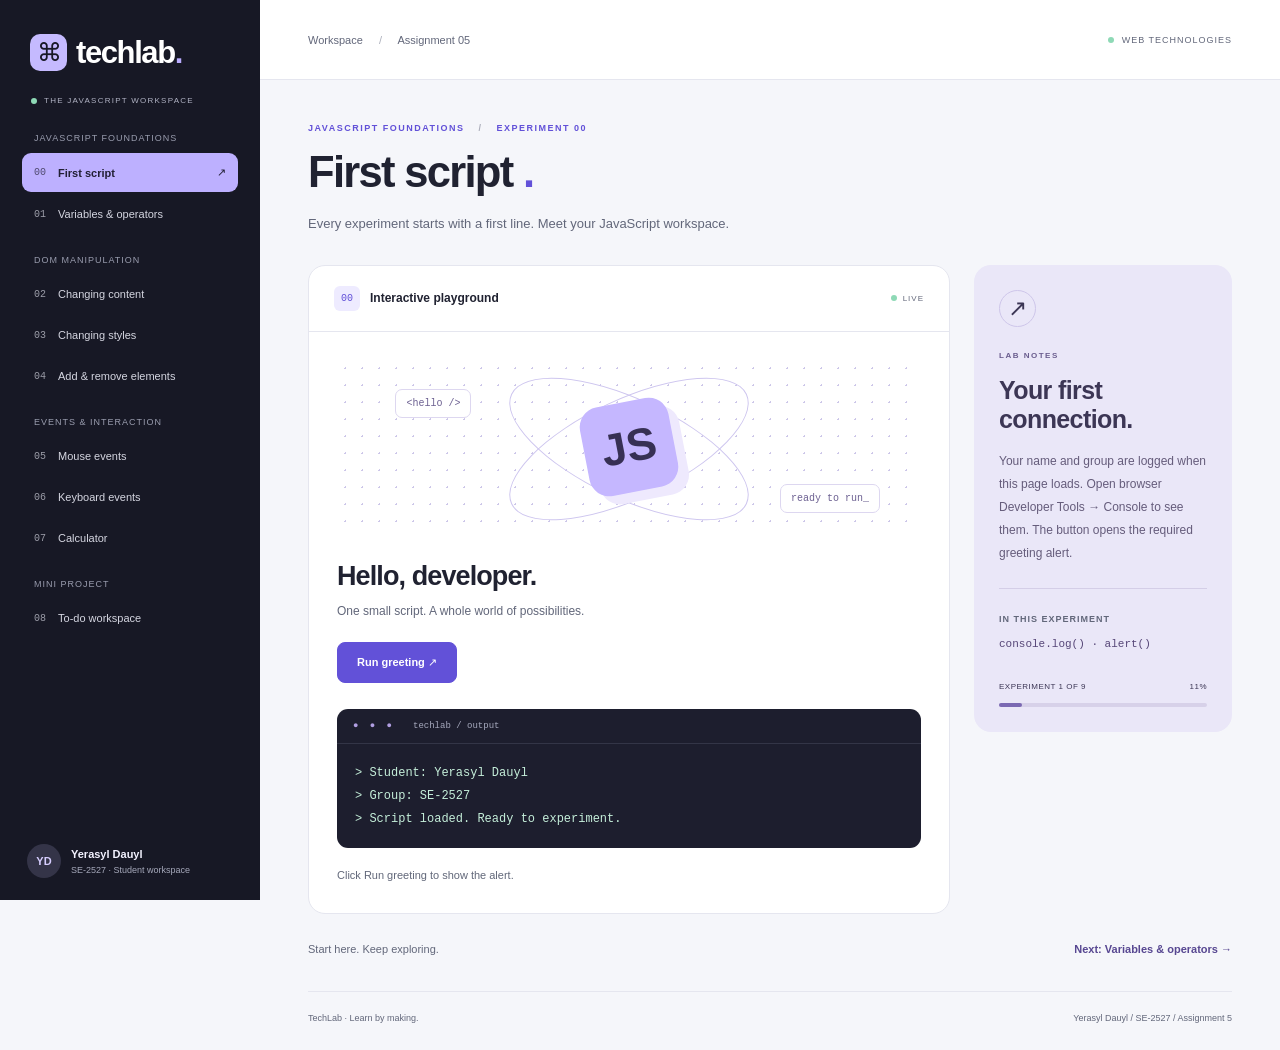
<file: index.html>
<!doctype html>
<html lang="en">
  <head>
    <meta charset="utf-8" />
    <meta name="viewport" content="width=device-width, initial-scale=1" />
    <meta name="description" content="TechLab Assignment 5 — First script" />
    <title>Task 0 — First script | TechLab</title>
    <link rel="icon" href="favicon.svg" type="image/svg+xml" />
    <link rel="stylesheet" href="styles.css" />
    <script src="common.js" defer></script>
    <script src="task0.js" defer></script>
  </head>
  <body>
    <a class="skip-link" href="#main">Skip to content</a>
    <aside class="sidebar">
      <a class="brand" href="index.html">
        <span class="brand-icon" aria-hidden="true">⌘</span>
        techlab
        <span class="brand-dot">.</span>
      </a>
      <div class="workspace-label">
        <span class="live-dot"></span>
        THE JAVASCRIPT WORKSPACE
      </div>
      <button
        id="menu-toggle"
        class="menu-toggle"
        type="button"
        aria-controls="task-navigation"
        aria-expanded="false"
      >
        Explore tasks
        <span aria-hidden="true">☰</span>
      </button>
      <nav id="task-navigation" class="task-navigation" aria-label="Assignment tasks">
        <p class="nav-group">JavaScript foundations</p>
        <a href="index.html" class="active" aria-current="page">
          <span class="nav-number">00</span>
          <span>First script</span>
          <span class="nav-arrow" aria-hidden="true">↗</span>
        </a>
        <a href="task1.html">
          <span class="nav-number">01</span>
          <span>Variables & operators</span>
        </a>
        <p class="nav-group">DOM manipulation</p>
        <a href="task2.html">
          <span class="nav-number">02</span>
          <span>Changing content</span>
        </a>
        <a href="task3.html">
          <span class="nav-number">03</span>
          <span>Changing styles</span>
        </a>
        <a href="task4.html">
          <span class="nav-number">04</span>
          <span>Add & remove elements</span>
        </a>
        <p class="nav-group">Events & interaction</p>
        <a href="task5.html">
          <span class="nav-number">05</span>
          <span>Mouse events</span>
        </a>
        <a href="task6.html">
          <span class="nav-number">06</span>
          <span>Keyboard events</span>
        </a>
        <a href="task7.html">
          <span class="nav-number">07</span>
          <span>Calculator</span>
        </a>
        <p class="nav-group">Mini project</p>
        <a href="task8.html">
          <span class="nav-number">08</span>
          <span>To-do workspace</span>
        </a>
      </nav>
      <div class="student-card">
        <span class="avatar">YD</span>
        <div>
          <strong>Yerasyl Dauyl</strong>
          <span>SE-2527 · Student workspace</span>
        </div>
      </div>
    </aside>
    <div class="workspace">
      <header class="topbar">
        <span>
          Workspace
          <span class="breadcrumb-slash">/</span>
          Assignment 05
        </span>
        <span class="course-tag">
          <span class="live-dot"></span>
          WEB TECHNOLOGIES
        </span>
      </header>
      <main id="main">
        <div class="page-heading">
          <p class="eyebrow">
            JAVASCRIPT FOUNDATIONS
            <span>/</span>
            EXPERIMENT 00
          </p>
          <h1>
            First script
            <span>.</span>
          </h1>
          <p>
            Every experiment starts with a first line. Meet your JavaScript workspace.
          </p>
        </div>
        <div class="lab-layout">
          <section class="experiment-card" aria-labelledby="experiment-title">
            <div class="card-header">
              <div>
                <span class="experiment-marker">00</span>
                <h2 id="experiment-title">Interactive playground</h2>
              </div>
              <span class="ready-label">
                <span class="live-dot"></span>
                LIVE
              </span>
            </div>
            <div class="panel-body">
              <div class="welcome-art" aria-hidden="true">
                <span class="orbit orbit-one"></span>
                <span class="orbit orbit-two"></span>
                <span class="code-cube">JS</span>
                <span class="floating-tag tag-one">&lt;hello /&gt;</span>
                <span class="floating-tag tag-two">ready to run_</span>
              </div>
              <h2>Hello, developer.</h2>
              <p class="panel-description">
                One small script. A whole world of possibilities.
              </p>
              <div class="actions">
                <button id="greeting" class="button" type="button">
                  Run greeting ↗
                </button>
              </div>
              <div class="terminal">
                <div class="terminal-bar">
                  <span class="terminal-dots" aria-hidden="true">● ● ●</span>
                  <span>techlab / output</span>
                </div>
                <pre id="script-output" aria-live="polite">
&gt; Student: Yerasyl Dauyl
&gt; Group: SE-2527
&gt; Script loaded. Ready to experiment.</pre
                >
              </div>
              <p id="greeting-status" class="status" role="status">
                Click Run greeting to show the alert.
              </p>
            </div>
          </section>
          <aside class="guide-card">
            <span class="guide-icon" aria-hidden="true">↗</span>
            <p class="eyebrow">LAB NOTES</p>
            <h2>Your first connection.</h2>
            <p>
              Your name and group are logged when this page loads. Open browser Developer
              Tools → Console to see them. The button opens the required greeting alert.
            </p>
            <div class="concept-box">
              <span class="small-label">IN THIS EXPERIMENT</span>
              <code>console.log() · alert()</code>
            </div>
            <div class="step-label">
              <span>EXPERIMENT 1 OF 9</span>
              <span>11%</span>
            </div>
            <div class="progress-track">
              <span style="width: 11.11111111111111%"></span>
            </div>
          </aside>
        </div>
        <div class="page-navigation">
          <span>Start here. Keep exploring.</span>
          <a href="task1.html">Next: Variables & operators →</a>
        </div>
        <footer>
          <span>TechLab · Learn by making.</span>
          <span>Yerasyl Dauyl / SE-2527 / Assignment 5</span>
        </footer>
      </main>
    </div>
  </body>
</html>
</file>
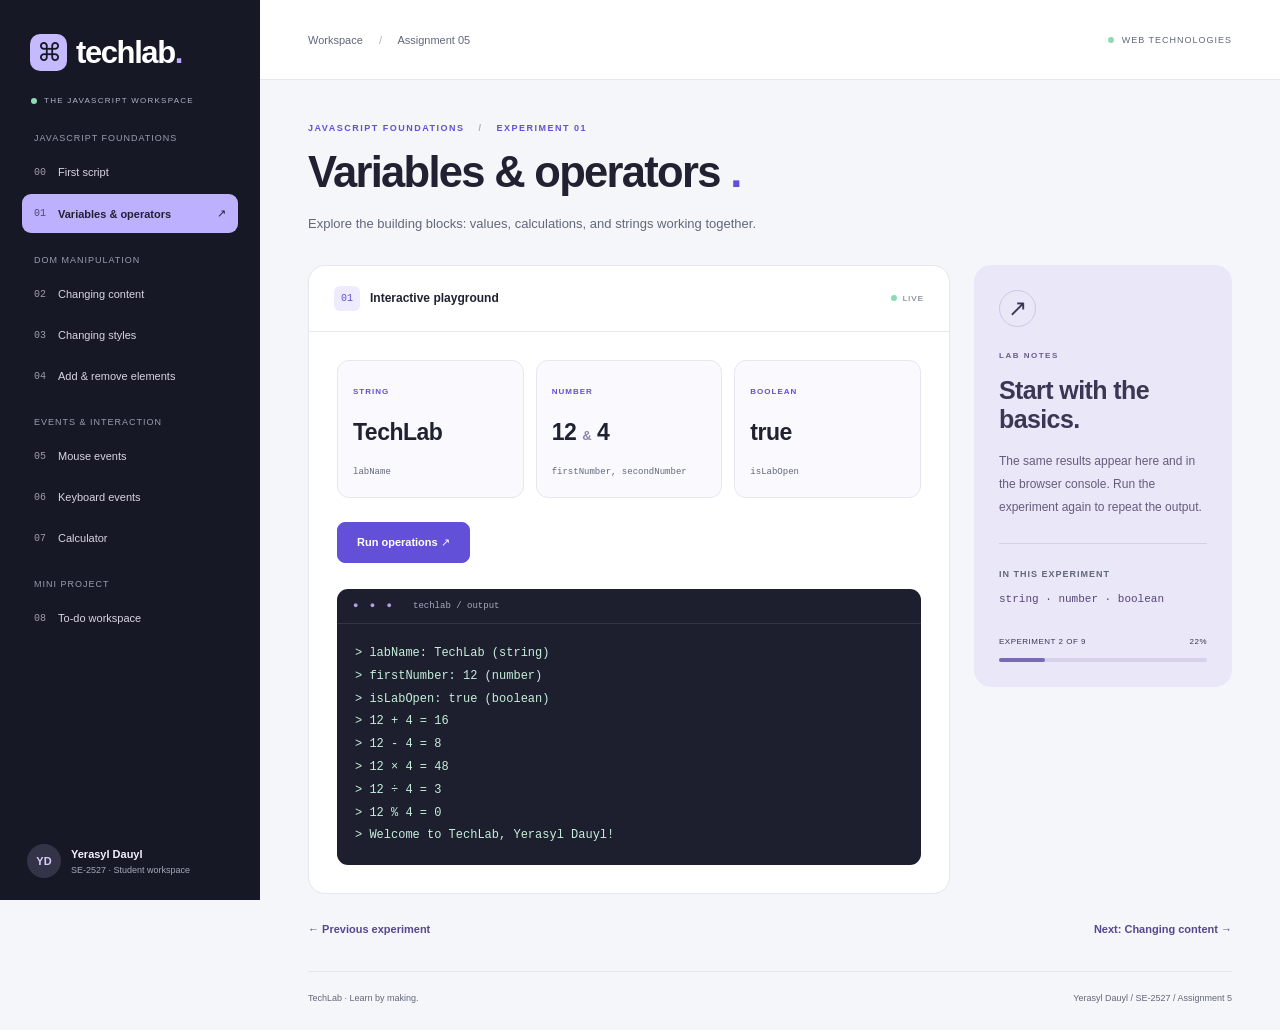
<file: task1.html>
<!doctype html>
<html lang="en">
  <head>
    <meta charset="utf-8" />
    <meta name="viewport" content="width=device-width, initial-scale=1" />
    <meta name="description" content="TechLab Assignment 5 — Variables & operators" />
    <title>Task 1 — Variables & operators | TechLab</title>
    <link rel="icon" href="favicon.svg" type="image/svg+xml" />
    <link rel="stylesheet" href="styles.css" />
    <script src="common.js" defer></script>
    <script src="task1.js" defer></script>
  </head>
  <body>
    <a class="skip-link" href="#main">Skip to content</a>
    <aside class="sidebar">
      <a class="brand" href="index.html">
        <span class="brand-icon" aria-hidden="true">⌘</span>
        techlab
        <span class="brand-dot">.</span>
      </a>
      <div class="workspace-label">
        <span class="live-dot"></span>
        THE JAVASCRIPT WORKSPACE
      </div>
      <button
        id="menu-toggle"
        class="menu-toggle"
        type="button"
        aria-controls="task-navigation"
        aria-expanded="false"
      >
        Explore tasks
        <span aria-hidden="true">☰</span>
      </button>
      <nav id="task-navigation" class="task-navigation" aria-label="Assignment tasks">
        <p class="nav-group">JavaScript foundations</p>
        <a href="index.html">
          <span class="nav-number">00</span>
          <span>First script</span>
        </a>
        <a href="task1.html" class="active" aria-current="page">
          <span class="nav-number">01</span>
          <span>Variables & operators</span>
          <span class="nav-arrow" aria-hidden="true">↗</span>
        </a>
        <p class="nav-group">DOM manipulation</p>
        <a href="task2.html">
          <span class="nav-number">02</span>
          <span>Changing content</span>
        </a>
        <a href="task3.html">
          <span class="nav-number">03</span>
          <span>Changing styles</span>
        </a>
        <a href="task4.html">
          <span class="nav-number">04</span>
          <span>Add & remove elements</span>
        </a>
        <p class="nav-group">Events & interaction</p>
        <a href="task5.html">
          <span class="nav-number">05</span>
          <span>Mouse events</span>
        </a>
        <a href="task6.html">
          <span class="nav-number">06</span>
          <span>Keyboard events</span>
        </a>
        <a href="task7.html">
          <span class="nav-number">07</span>
          <span>Calculator</span>
        </a>
        <p class="nav-group">Mini project</p>
        <a href="task8.html">
          <span class="nav-number">08</span>
          <span>To-do workspace</span>
        </a>
      </nav>
      <div class="student-card">
        <span class="avatar">YD</span>
        <div>
          <strong>Yerasyl Dauyl</strong>
          <span>SE-2527 · Student workspace</span>
        </div>
      </div>
    </aside>
    <div class="workspace">
      <header class="topbar">
        <span>
          Workspace
          <span class="breadcrumb-slash">/</span>
          Assignment 05
        </span>
        <span class="course-tag">
          <span class="live-dot"></span>
          WEB TECHNOLOGIES
        </span>
      </header>
      <main id="main">
        <div class="page-heading">
          <p class="eyebrow">
            JAVASCRIPT FOUNDATIONS
            <span>/</span>
            EXPERIMENT 01
          </p>
          <h1>
            Variables & operators
            <span>.</span>
          </h1>
          <p>
            Explore the building blocks: values, calculations, and strings working
            together.
          </p>
        </div>
        <div class="lab-layout">
          <section class="experiment-card" aria-labelledby="experiment-title">
            <div class="card-header">
              <div>
                <span class="experiment-marker">01</span>
                <h2 id="experiment-title">Interactive playground</h2>
              </div>
              <span class="ready-label">
                <span class="live-dot"></span>
                LIVE
              </span>
            </div>
            <div class="panel-body">
              <div class="data-cards">
                <div>
                  <span class="type-label">STRING</span>
                  <strong>TechLab</strong>
                  <code>labName</code>
                </div>
                <div>
                  <span class="type-label">NUMBER</span>
                  <strong>
                    12
                    <small>&amp;</small>
                    4
                  </strong>
                  <code>firstNumber, secondNumber</code>
                </div>
                <div>
                  <span class="type-label">BOOLEAN</span>
                  <strong>true</strong>
                  <code>isLabOpen</code>
                </div>
              </div>
              <div class="actions">
                <button id="run-variables" class="button" type="button">
                  Run operations ↗
                </button>
              </div>
              <div class="terminal">
                <div class="terminal-bar">
                  <span class="terminal-dots" aria-hidden="true">● ● ●</span>
                  <span>techlab / output</span>
                </div>
                <pre id="variables-output" aria-live="polite">Waiting for output…</pre>
              </div>
            </div>
          </section>
          <aside class="guide-card">
            <span class="guide-icon" aria-hidden="true">↗</span>
            <p class="eyebrow">LAB NOTES</p>
            <h2>Start with the basics.</h2>
            <p>
              The same results appear here and in the browser console. Run the experiment
              again to repeat the output.
            </p>
            <div class="concept-box">
              <span class="small-label">IN THIS EXPERIMENT</span>
              <code>string · number · boolean</code>
            </div>
            <div class="step-label">
              <span>EXPERIMENT 2 OF 9</span>
              <span>22%</span>
            </div>
            <div class="progress-track">
              <span style="width: 22.22222222222222%"></span>
            </div>
          </aside>
        </div>
        <div class="page-navigation">
          <a href="index.html">← Previous experiment</a>
          <a href="task2.html">Next: Changing content →</a>
        </div>
        <footer>
          <span>TechLab · Learn by making.</span>
          <span>Yerasyl Dauyl / SE-2527 / Assignment 5</span>
        </footer>
      </main>
    </div>
  </body>
</html>
</file>
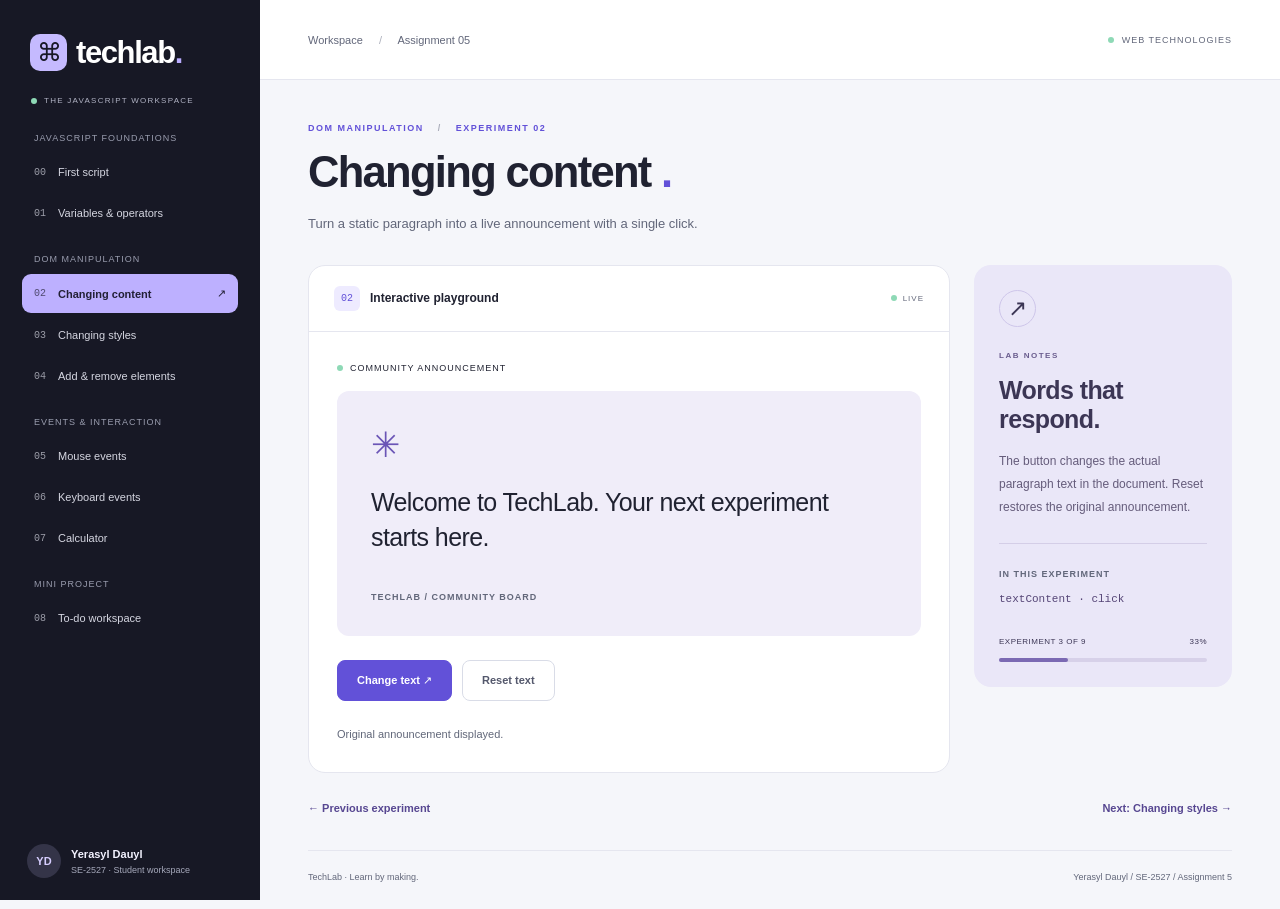
<file: task2.html>
<!doctype html>
<html lang="en">
  <head>
    <meta charset="utf-8" />
    <meta name="viewport" content="width=device-width, initial-scale=1" />
    <meta name="description" content="TechLab Assignment 5 — Changing content" />
    <title>Task 2 — Changing content | TechLab</title>
    <link rel="icon" href="favicon.svg" type="image/svg+xml" />
    <link rel="stylesheet" href="styles.css" />
    <script src="common.js" defer></script>
    <script src="task2.js" defer></script>
  </head>
  <body>
    <a class="skip-link" href="#main">Skip to content</a>
    <aside class="sidebar">
      <a class="brand" href="index.html">
        <span class="brand-icon" aria-hidden="true">⌘</span>
        techlab
        <span class="brand-dot">.</span>
      </a>
      <div class="workspace-label">
        <span class="live-dot"></span>
        THE JAVASCRIPT WORKSPACE
      </div>
      <button
        id="menu-toggle"
        class="menu-toggle"
        type="button"
        aria-controls="task-navigation"
        aria-expanded="false"
      >
        Explore tasks
        <span aria-hidden="true">☰</span>
      </button>
      <nav id="task-navigation" class="task-navigation" aria-label="Assignment tasks">
        <p class="nav-group">JavaScript foundations</p>
        <a href="index.html">
          <span class="nav-number">00</span>
          <span>First script</span>
        </a>
        <a href="task1.html">
          <span class="nav-number">01</span>
          <span>Variables & operators</span>
        </a>
        <p class="nav-group">DOM manipulation</p>
        <a href="task2.html" class="active" aria-current="page">
          <span class="nav-number">02</span>
          <span>Changing content</span>
          <span class="nav-arrow" aria-hidden="true">↗</span>
        </a>
        <a href="task3.html">
          <span class="nav-number">03</span>
          <span>Changing styles</span>
        </a>
        <a href="task4.html">
          <span class="nav-number">04</span>
          <span>Add & remove elements</span>
        </a>
        <p class="nav-group">Events & interaction</p>
        <a href="task5.html">
          <span class="nav-number">05</span>
          <span>Mouse events</span>
        </a>
        <a href="task6.html">
          <span class="nav-number">06</span>
          <span>Keyboard events</span>
        </a>
        <a href="task7.html">
          <span class="nav-number">07</span>
          <span>Calculator</span>
        </a>
        <p class="nav-group">Mini project</p>
        <a href="task8.html">
          <span class="nav-number">08</span>
          <span>To-do workspace</span>
        </a>
      </nav>
      <div class="student-card">
        <span class="avatar">YD</span>
        <div>
          <strong>Yerasyl Dauyl</strong>
          <span>SE-2527 · Student workspace</span>
        </div>
      </div>
    </aside>
    <div class="workspace">
      <header class="topbar">
        <span>
          Workspace
          <span class="breadcrumb-slash">/</span>
          Assignment 05
        </span>
        <span class="course-tag">
          <span class="live-dot"></span>
          WEB TECHNOLOGIES
        </span>
      </header>
      <main id="main">
        <div class="page-heading">
          <p class="eyebrow">
            DOM MANIPULATION
            <span>/</span>
            EXPERIMENT 02
          </p>
          <h1>
            Changing content
            <span>.</span>
          </h1>
          <p>Turn a static paragraph into a live announcement with a single click.</p>
        </div>
        <div class="lab-layout">
          <section class="experiment-card" aria-labelledby="experiment-title">
            <div class="card-header">
              <div>
                <span class="experiment-marker">02</span>
                <h2 id="experiment-title">Interactive playground</h2>
              </div>
              <span class="ready-label">
                <span class="live-dot"></span>
                LIVE
              </span>
            </div>
            <div class="panel-body">
              <div class="preview-label">
                <span class="live-dot"></span>
                COMMUNITY ANNOUNCEMENT
              </div>
              <div class="announcement">
                <span class="large-icon" aria-hidden="true">✳</span>
                <p id="announcement" aria-live="polite">
                  Welcome to TechLab. Your next experiment starts here.
                </p>
                <span class="small-label">TECHLAB / COMMUNITY BOARD</span>
              </div>
              <div class="actions">
                <button id="change-content" class="button" type="button">
                  Change text ↗
                </button>
                <button id="reset-content" class="button secondary" type="button">
                  Reset text
                </button>
              </div>
              <p id="content-status" role="status" class="status">
                Original announcement displayed.
              </p>
            </div>
          </section>
          <aside class="guide-card">
            <span class="guide-icon" aria-hidden="true">↗</span>
            <p class="eyebrow">LAB NOTES</p>
            <h2>Words that respond.</h2>
            <p>
              The button changes the actual paragraph text in the document. Reset restores
              the original announcement.
            </p>
            <div class="concept-box">
              <span class="small-label">IN THIS EXPERIMENT</span>
              <code>textContent · click</code>
            </div>
            <div class="step-label">
              <span>EXPERIMENT 3 OF 9</span>
              <span>33%</span>
            </div>
            <div class="progress-track">
              <span style="width: 33.33333333333333%"></span>
            </div>
          </aside>
        </div>
        <div class="page-navigation">
          <a href="task1.html">← Previous experiment</a>
          <a href="task3.html">Next: Changing styles →</a>
        </div>
        <footer>
          <span>TechLab · Learn by making.</span>
          <span>Yerasyl Dauyl / SE-2527 / Assignment 5</span>
        </footer>
      </main>
    </div>
  </body>
</html>
</file>
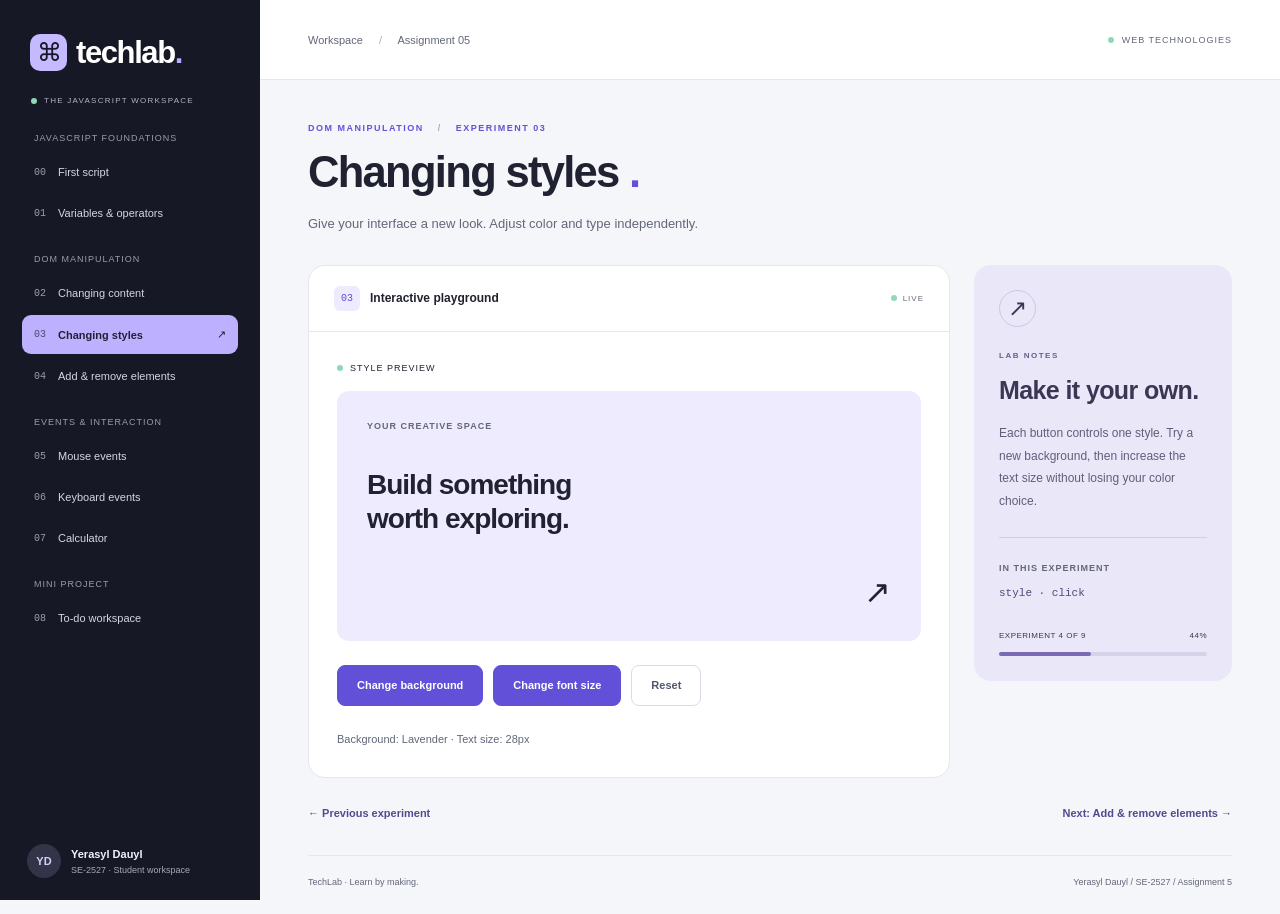
<file: task3.html>
<!doctype html>
<html lang="en">
  <head>
    <meta charset="utf-8" />
    <meta name="viewport" content="width=device-width, initial-scale=1" />
    <meta name="description" content="TechLab Assignment 5 — Changing styles" />
    <title>Task 3 — Changing styles | TechLab</title>
    <link rel="icon" href="favicon.svg" type="image/svg+xml" />
    <link rel="stylesheet" href="styles.css" />
    <script src="common.js" defer></script>
    <script src="task3.js" defer></script>
  </head>
  <body>
    <a class="skip-link" href="#main">Skip to content</a>
    <aside class="sidebar">
      <a class="brand" href="index.html">
        <span class="brand-icon" aria-hidden="true">⌘</span>
        techlab
        <span class="brand-dot">.</span>
      </a>
      <div class="workspace-label">
        <span class="live-dot"></span>
        THE JAVASCRIPT WORKSPACE
      </div>
      <button
        id="menu-toggle"
        class="menu-toggle"
        type="button"
        aria-controls="task-navigation"
        aria-expanded="false"
      >
        Explore tasks
        <span aria-hidden="true">☰</span>
      </button>
      <nav id="task-navigation" class="task-navigation" aria-label="Assignment tasks">
        <p class="nav-group">JavaScript foundations</p>
        <a href="index.html">
          <span class="nav-number">00</span>
          <span>First script</span>
        </a>
        <a href="task1.html">
          <span class="nav-number">01</span>
          <span>Variables & operators</span>
        </a>
        <p class="nav-group">DOM manipulation</p>
        <a href="task2.html">
          <span class="nav-number">02</span>
          <span>Changing content</span>
        </a>
        <a href="task3.html" class="active" aria-current="page">
          <span class="nav-number">03</span>
          <span>Changing styles</span>
          <span class="nav-arrow" aria-hidden="true">↗</span>
        </a>
        <a href="task4.html">
          <span class="nav-number">04</span>
          <span>Add & remove elements</span>
        </a>
        <p class="nav-group">Events & interaction</p>
        <a href="task5.html">
          <span class="nav-number">05</span>
          <span>Mouse events</span>
        </a>
        <a href="task6.html">
          <span class="nav-number">06</span>
          <span>Keyboard events</span>
        </a>
        <a href="task7.html">
          <span class="nav-number">07</span>
          <span>Calculator</span>
        </a>
        <p class="nav-group">Mini project</p>
        <a href="task8.html">
          <span class="nav-number">08</span>
          <span>To-do workspace</span>
        </a>
      </nav>
      <div class="student-card">
        <span class="avatar">YD</span>
        <div>
          <strong>Yerasyl Dauyl</strong>
          <span>SE-2527 · Student workspace</span>
        </div>
      </div>
    </aside>
    <div class="workspace">
      <header class="topbar">
        <span>
          Workspace
          <span class="breadcrumb-slash">/</span>
          Assignment 05
        </span>
        <span class="course-tag">
          <span class="live-dot"></span>
          WEB TECHNOLOGIES
        </span>
      </header>
      <main id="main">
        <div class="page-heading">
          <p class="eyebrow">
            DOM MANIPULATION
            <span>/</span>
            EXPERIMENT 03
          </p>
          <h1>
            Changing styles
            <span>.</span>
          </h1>
          <p>Give your interface a new look. Adjust color and type independently.</p>
        </div>
        <div class="lab-layout">
          <section class="experiment-card" aria-labelledby="experiment-title">
            <div class="card-header">
              <div>
                <span class="experiment-marker">03</span>
                <h2 id="experiment-title">Interactive playground</h2>
              </div>
              <span class="ready-label">
                <span class="live-dot"></span>
                LIVE
              </span>
            </div>
            <div class="panel-body">
              <div class="preview-label">
                <span class="live-dot"></span>
                STYLE PREVIEW
              </div>
              <div id="style-block" class="style-block">
                <span class="small-label">YOUR CREATIVE SPACE</span>
                <p id="style-text">
                  Build something
                  <br />
                  worth exploring.
                </p>
                <span aria-hidden="true">↗</span>
              </div>
              <div class="actions">
                <button id="change-color" class="button" type="button">
                  Change background
                </button>
                <button id="change-size" class="button" type="button">
                  Change font size
                </button>
                <button id="reset-style" class="button secondary" type="button">
                  Reset
                </button>
              </div>
              <p id="style-status" role="status" class="status">
                Background: Lavender · Text size: 28px
              </p>
            </div>
          </section>
          <aside class="guide-card">
            <span class="guide-icon" aria-hidden="true">↗</span>
            <p class="eyebrow">LAB NOTES</p>
            <h2>Make it your own.</h2>
            <p>
              Each button controls one style. Try a new background, then increase the text
              size without losing your color choice.
            </p>
            <div class="concept-box">
              <span class="small-label">IN THIS EXPERIMENT</span>
              <code>style · click</code>
            </div>
            <div class="step-label">
              <span>EXPERIMENT 4 OF 9</span>
              <span>44%</span>
            </div>
            <div class="progress-track">
              <span style="width: 44.44444444444444%"></span>
            </div>
          </aside>
        </div>
        <div class="page-navigation">
          <a href="task2.html">← Previous experiment</a>
          <a href="task4.html">Next: Add & remove elements →</a>
        </div>
        <footer>
          <span>TechLab · Learn by making.</span>
          <span>Yerasyl Dauyl / SE-2527 / Assignment 5</span>
        </footer>
      </main>
    </div>
  </body>
</html>
</file>
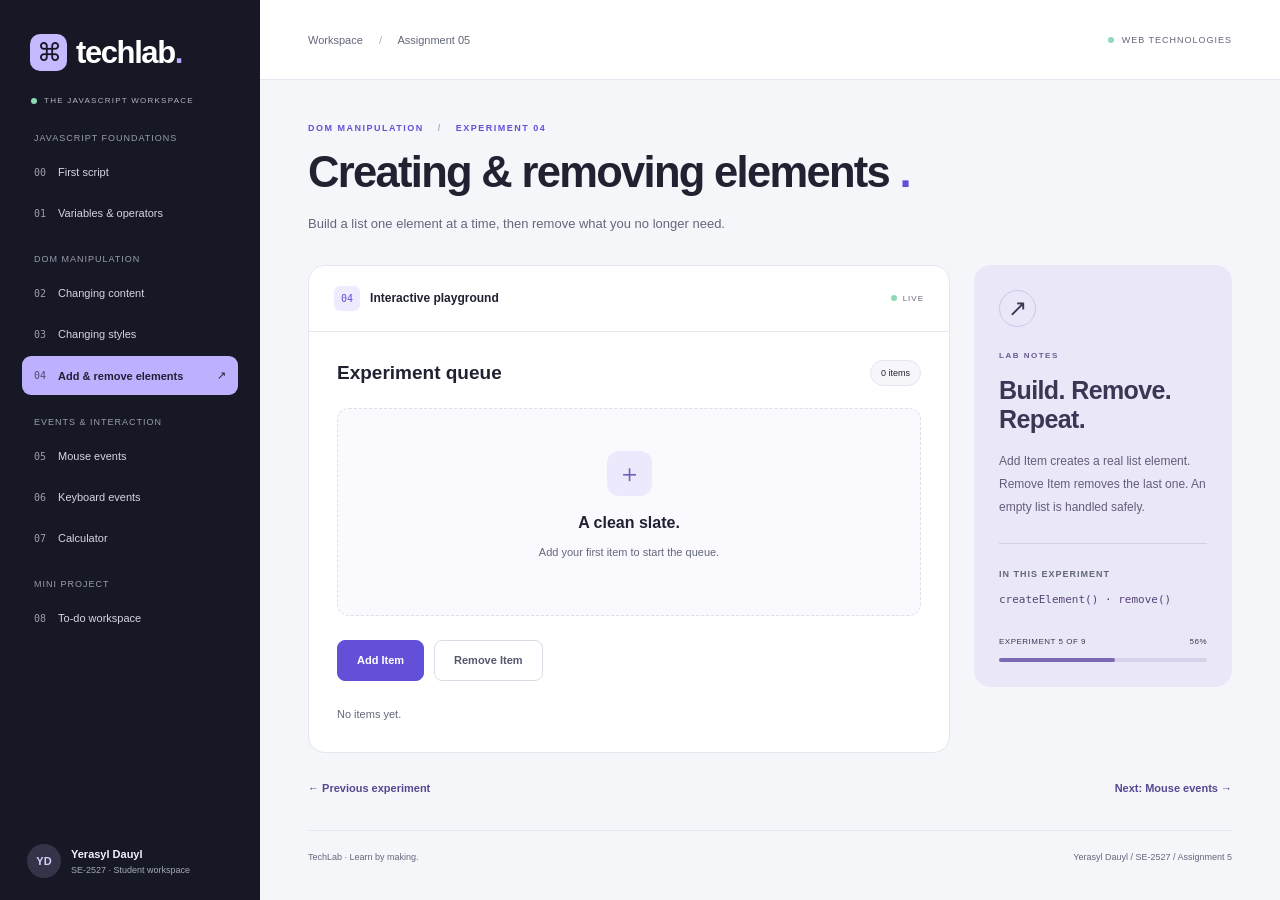
<file: task4.html>
<!doctype html>
<html lang="en">
  <head>
    <meta charset="utf-8" />
    <meta name="viewport" content="width=device-width, initial-scale=1" />
    <meta
      name="description"
      content="TechLab Assignment 5 — Creating & removing elements"
    />
    <title>Task 4 — Creating & removing elements | TechLab</title>
    <link rel="icon" href="favicon.svg" type="image/svg+xml" />
    <link rel="stylesheet" href="styles.css" />
    <script src="common.js" defer></script>
    <script src="task4.js" defer></script>
  </head>
  <body>
    <a class="skip-link" href="#main">Skip to content</a>
    <aside class="sidebar">
      <a class="brand" href="index.html">
        <span class="brand-icon" aria-hidden="true">⌘</span>
        techlab
        <span class="brand-dot">.</span>
      </a>
      <div class="workspace-label">
        <span class="live-dot"></span>
        THE JAVASCRIPT WORKSPACE
      </div>
      <button
        id="menu-toggle"
        class="menu-toggle"
        type="button"
        aria-controls="task-navigation"
        aria-expanded="false"
      >
        Explore tasks
        <span aria-hidden="true">☰</span>
      </button>
      <nav id="task-navigation" class="task-navigation" aria-label="Assignment tasks">
        <p class="nav-group">JavaScript foundations</p>
        <a href="index.html">
          <span class="nav-number">00</span>
          <span>First script</span>
        </a>
        <a href="task1.html">
          <span class="nav-number">01</span>
          <span>Variables & operators</span>
        </a>
        <p class="nav-group">DOM manipulation</p>
        <a href="task2.html">
          <span class="nav-number">02</span>
          <span>Changing content</span>
        </a>
        <a href="task3.html">
          <span class="nav-number">03</span>
          <span>Changing styles</span>
        </a>
        <a href="task4.html" class="active" aria-current="page">
          <span class="nav-number">04</span>
          <span>Add & remove elements</span>
          <span class="nav-arrow" aria-hidden="true">↗</span>
        </a>
        <p class="nav-group">Events & interaction</p>
        <a href="task5.html">
          <span class="nav-number">05</span>
          <span>Mouse events</span>
        </a>
        <a href="task6.html">
          <span class="nav-number">06</span>
          <span>Keyboard events</span>
        </a>
        <a href="task7.html">
          <span class="nav-number">07</span>
          <span>Calculator</span>
        </a>
        <p class="nav-group">Mini project</p>
        <a href="task8.html">
          <span class="nav-number">08</span>
          <span>To-do workspace</span>
        </a>
      </nav>
      <div class="student-card">
        <span class="avatar">YD</span>
        <div>
          <strong>Yerasyl Dauyl</strong>
          <span>SE-2527 · Student workspace</span>
        </div>
      </div>
    </aside>
    <div class="workspace">
      <header class="topbar">
        <span>
          Workspace
          <span class="breadcrumb-slash">/</span>
          Assignment 05
        </span>
        <span class="course-tag">
          <span class="live-dot"></span>
          WEB TECHNOLOGIES
        </span>
      </header>
      <main id="main">
        <div class="page-heading">
          <p class="eyebrow">
            DOM MANIPULATION
            <span>/</span>
            EXPERIMENT 04
          </p>
          <h1>
            Creating & removing elements
            <span>.</span>
          </h1>
          <p>Build a list one element at a time, then remove what you no longer need.</p>
        </div>
        <div class="lab-layout">
          <section class="experiment-card" aria-labelledby="experiment-title">
            <div class="card-header">
              <div>
                <span class="experiment-marker">04</span>
                <h2 id="experiment-title">Interactive playground</h2>
              </div>
              <span class="ready-label">
                <span class="live-dot"></span>
                LIVE
              </span>
            </div>
            <div class="panel-body">
              <div class="list-heading">
                <h2>Experiment queue</h2>
                <span id="item-count" class="count-badge">0 items</span>
              </div>
              <ul id="item-list" class="item-list" aria-label="Experiment items"></ul>
              <div id="list-empty" class="empty-state">
                <span aria-hidden="true">＋</span>
                <h3>A clean slate.</h3>
                <p>Add your first item to start the queue.</p>
              </div>
              <div class="actions">
                <button id="add-item" class="button" type="button">Add Item</button>
                <button id="remove-item" class="button secondary" type="button">
                  Remove Item
                </button>
              </div>
              <p id="item-status" role="status" class="status">No items yet.</p>
            </div>
          </section>
          <aside class="guide-card">
            <span class="guide-icon" aria-hidden="true">↗</span>
            <p class="eyebrow">LAB NOTES</p>
            <h2>Build. Remove. Repeat.</h2>
            <p>
              Add Item creates a real list element. Remove Item removes the last one. An
              empty list is handled safely.
            </p>
            <div class="concept-box">
              <span class="small-label">IN THIS EXPERIMENT</span>
              <code>createElement() · remove()</code>
            </div>
            <div class="step-label">
              <span>EXPERIMENT 5 OF 9</span>
              <span>56%</span>
            </div>
            <div class="progress-track">
              <span style="width: 55.55555555555556%"></span>
            </div>
          </aside>
        </div>
        <div class="page-navigation">
          <a href="task3.html">← Previous experiment</a>
          <a href="task5.html">Next: Mouse events →</a>
        </div>
        <footer>
          <span>TechLab · Learn by making.</span>
          <span>Yerasyl Dauyl / SE-2527 / Assignment 5</span>
        </footer>
      </main>
    </div>
  </body>
</html>
</file>
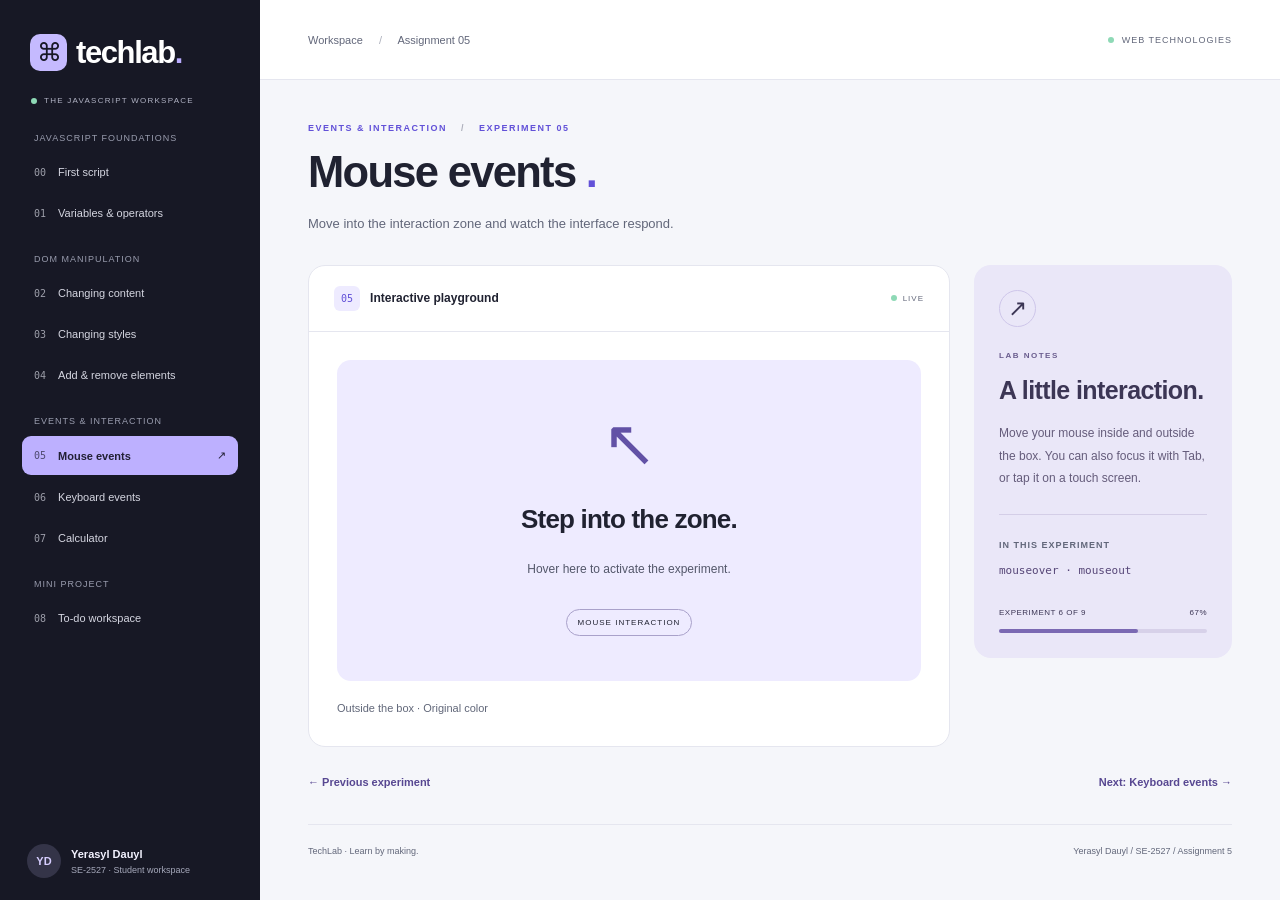
<file: task5.html>
<!doctype html>
<html lang="en">
  <head>
    <meta charset="utf-8" />
    <meta name="viewport" content="width=device-width, initial-scale=1" />
    <meta name="description" content="TechLab Assignment 5 — Mouse events" />
    <title>Task 5 — Mouse events | TechLab</title>
    <link rel="icon" href="favicon.svg" type="image/svg+xml" />
    <link rel="stylesheet" href="styles.css" />
    <script src="common.js" defer></script>
    <script src="task5.js" defer></script>
  </head>
  <body>
    <a class="skip-link" href="#main">Skip to content</a>
    <aside class="sidebar">
      <a class="brand" href="index.html">
        <span class="brand-icon" aria-hidden="true">⌘</span>
        techlab
        <span class="brand-dot">.</span>
      </a>
      <div class="workspace-label">
        <span class="live-dot"></span>
        THE JAVASCRIPT WORKSPACE
      </div>
      <button
        id="menu-toggle"
        class="menu-toggle"
        type="button"
        aria-controls="task-navigation"
        aria-expanded="false"
      >
        Explore tasks
        <span aria-hidden="true">☰</span>
      </button>
      <nav id="task-navigation" class="task-navigation" aria-label="Assignment tasks">
        <p class="nav-group">JavaScript foundations</p>
        <a href="index.html">
          <span class="nav-number">00</span>
          <span>First script</span>
        </a>
        <a href="task1.html">
          <span class="nav-number">01</span>
          <span>Variables & operators</span>
        </a>
        <p class="nav-group">DOM manipulation</p>
        <a href="task2.html">
          <span class="nav-number">02</span>
          <span>Changing content</span>
        </a>
        <a href="task3.html">
          <span class="nav-number">03</span>
          <span>Changing styles</span>
        </a>
        <a href="task4.html">
          <span class="nav-number">04</span>
          <span>Add & remove elements</span>
        </a>
        <p class="nav-group">Events & interaction</p>
        <a href="task5.html" class="active" aria-current="page">
          <span class="nav-number">05</span>
          <span>Mouse events</span>
          <span class="nav-arrow" aria-hidden="true">↗</span>
        </a>
        <a href="task6.html">
          <span class="nav-number">06</span>
          <span>Keyboard events</span>
        </a>
        <a href="task7.html">
          <span class="nav-number">07</span>
          <span>Calculator</span>
        </a>
        <p class="nav-group">Mini project</p>
        <a href="task8.html">
          <span class="nav-number">08</span>
          <span>To-do workspace</span>
        </a>
      </nav>
      <div class="student-card">
        <span class="avatar">YD</span>
        <div>
          <strong>Yerasyl Dauyl</strong>
          <span>SE-2527 · Student workspace</span>
        </div>
      </div>
    </aside>
    <div class="workspace">
      <header class="topbar">
        <span>
          Workspace
          <span class="breadcrumb-slash">/</span>
          Assignment 05
        </span>
        <span class="course-tag">
          <span class="live-dot"></span>
          WEB TECHNOLOGIES
        </span>
      </header>
      <main id="main">
        <div class="page-heading">
          <p class="eyebrow">
            EVENTS & INTERACTION
            <span>/</span>
            EXPERIMENT 05
          </p>
          <h1>
            Mouse events
            <span>.</span>
          </h1>
          <p>Move into the interaction zone and watch the interface respond.</p>
        </div>
        <div class="lab-layout">
          <section class="experiment-card" aria-labelledby="experiment-title">
            <div class="card-header">
              <div>
                <span class="experiment-marker">05</span>
                <h2 id="experiment-title">Interactive playground</h2>
              </div>
              <span class="ready-label">
                <span class="live-dot"></span>
                LIVE
              </span>
            </div>
            <div class="panel-body">
              <div
                id="mouse-box"
                class="mouse-box"
                role="button"
                tabindex="0"
                aria-label="Interactive color box"
                aria-pressed="false"
              >
                <span class="pointer-symbol" aria-hidden="true">↖</span>
                <h2 id="mouse-title">Step into the zone.</h2>
                <p id="mouse-description">Hover here to activate the experiment.</p>
                <span class="interaction-pill">MOUSE INTERACTION</span>
              </div>
              <p id="mouse-status" role="status" class="status">
                Outside the box · Original color
              </p>
            </div>
          </section>
          <aside class="guide-card">
            <span class="guide-icon" aria-hidden="true">↗</span>
            <p class="eyebrow">LAB NOTES</p>
            <h2>A little interaction.</h2>
            <p>
              Move your mouse inside and outside the box. You can also focus it with Tab,
              or tap it on a touch screen.
            </p>
            <div class="concept-box">
              <span class="small-label">IN THIS EXPERIMENT</span>
              <code>mouseover · mouseout</code>
            </div>
            <div class="step-label">
              <span>EXPERIMENT 6 OF 9</span>
              <span>67%</span>
            </div>
            <div class="progress-track">
              <span style="width: 66.66666666666666%"></span>
            </div>
          </aside>
        </div>
        <div class="page-navigation">
          <a href="task4.html">← Previous experiment</a>
          <a href="task6.html">Next: Keyboard events →</a>
        </div>
        <footer>
          <span>TechLab · Learn by making.</span>
          <span>Yerasyl Dauyl / SE-2527 / Assignment 5</span>
        </footer>
      </main>
    </div>
  </body>
</html>
</file>
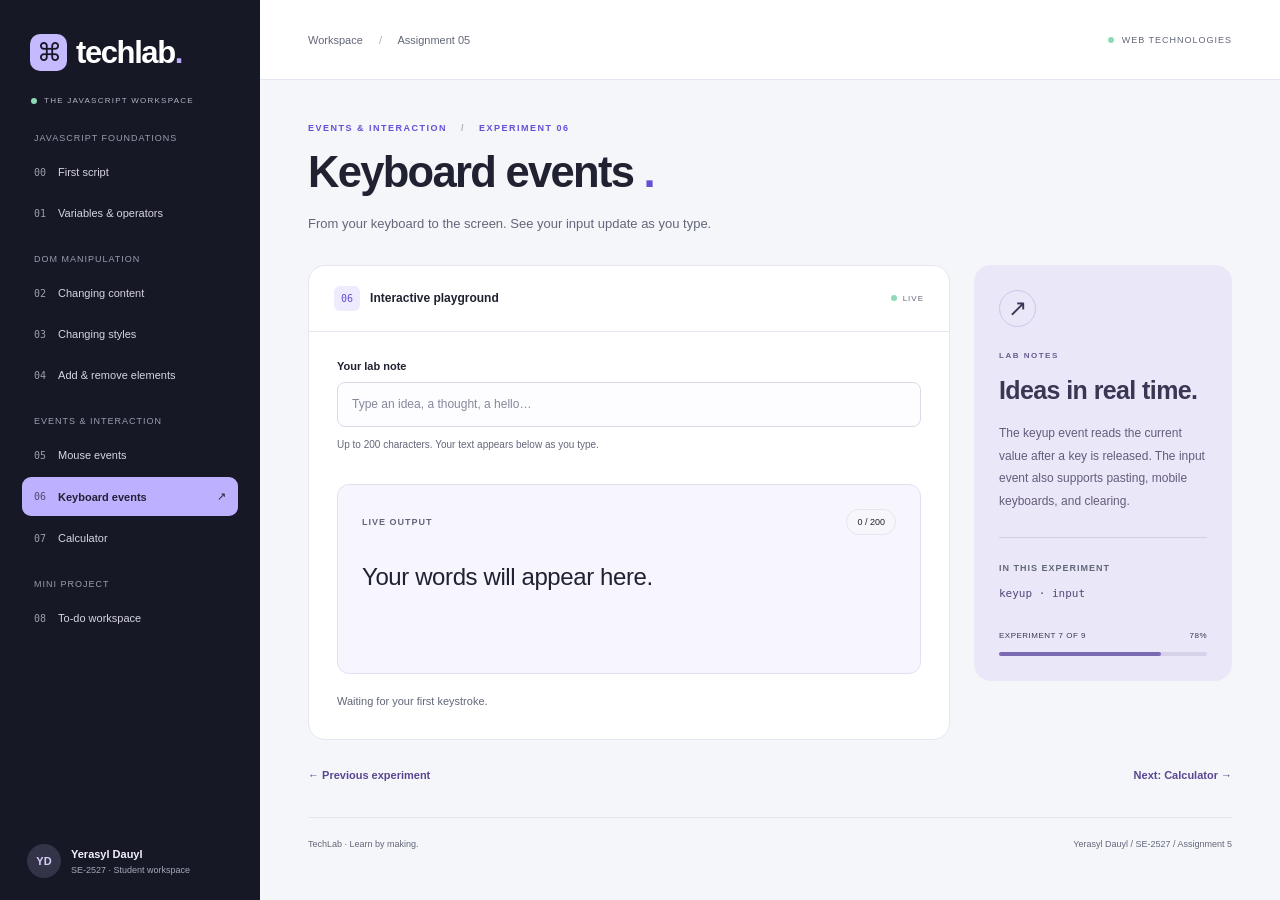
<file: task6.html>
<!doctype html>
<html lang="en">
  <head>
    <meta charset="utf-8" />
    <meta name="viewport" content="width=device-width, initial-scale=1" />
    <meta name="description" content="TechLab Assignment 5 — Keyboard events" />
    <title>Task 6 — Keyboard events | TechLab</title>
    <link rel="icon" href="favicon.svg" type="image/svg+xml" />
    <link rel="stylesheet" href="styles.css" />
    <script src="common.js" defer></script>
    <script src="task6.js" defer></script>
  </head>
  <body>
    <a class="skip-link" href="#main">Skip to content</a>
    <aside class="sidebar">
      <a class="brand" href="index.html">
        <span class="brand-icon" aria-hidden="true">⌘</span>
        techlab
        <span class="brand-dot">.</span>
      </a>
      <div class="workspace-label">
        <span class="live-dot"></span>
        THE JAVASCRIPT WORKSPACE
      </div>
      <button
        id="menu-toggle"
        class="menu-toggle"
        type="button"
        aria-controls="task-navigation"
        aria-expanded="false"
      >
        Explore tasks
        <span aria-hidden="true">☰</span>
      </button>
      <nav id="task-navigation" class="task-navigation" aria-label="Assignment tasks">
        <p class="nav-group">JavaScript foundations</p>
        <a href="index.html">
          <span class="nav-number">00</span>
          <span>First script</span>
        </a>
        <a href="task1.html">
          <span class="nav-number">01</span>
          <span>Variables & operators</span>
        </a>
        <p class="nav-group">DOM manipulation</p>
        <a href="task2.html">
          <span class="nav-number">02</span>
          <span>Changing content</span>
        </a>
        <a href="task3.html">
          <span class="nav-number">03</span>
          <span>Changing styles</span>
        </a>
        <a href="task4.html">
          <span class="nav-number">04</span>
          <span>Add & remove elements</span>
        </a>
        <p class="nav-group">Events & interaction</p>
        <a href="task5.html">
          <span class="nav-number">05</span>
          <span>Mouse events</span>
        </a>
        <a href="task6.html" class="active" aria-current="page">
          <span class="nav-number">06</span>
          <span>Keyboard events</span>
          <span class="nav-arrow" aria-hidden="true">↗</span>
        </a>
        <a href="task7.html">
          <span class="nav-number">07</span>
          <span>Calculator</span>
        </a>
        <p class="nav-group">Mini project</p>
        <a href="task8.html">
          <span class="nav-number">08</span>
          <span>To-do workspace</span>
        </a>
      </nav>
      <div class="student-card">
        <span class="avatar">YD</span>
        <div>
          <strong>Yerasyl Dauyl</strong>
          <span>SE-2527 · Student workspace</span>
        </div>
      </div>
    </aside>
    <div class="workspace">
      <header class="topbar">
        <span>
          Workspace
          <span class="breadcrumb-slash">/</span>
          Assignment 05
        </span>
        <span class="course-tag">
          <span class="live-dot"></span>
          WEB TECHNOLOGIES
        </span>
      </header>
      <main id="main">
        <div class="page-heading">
          <p class="eyebrow">
            EVENTS & INTERACTION
            <span>/</span>
            EXPERIMENT 06
          </p>
          <h1>
            Keyboard events
            <span>.</span>
          </h1>
          <p>From your keyboard to the screen. See your input update as you type.</p>
        </div>
        <div class="lab-layout">
          <section class="experiment-card" aria-labelledby="experiment-title">
            <div class="card-header">
              <div>
                <span class="experiment-marker">06</span>
                <h2 id="experiment-title">Interactive playground</h2>
              </div>
              <span class="ready-label">
                <span class="live-dot"></span>
                LIVE
              </span>
            </div>
            <div class="panel-body">
              <label class="field-label" for="live-input">Your lab note</label>
              <input
                id="live-input"
                type="text"
                maxlength="200"
                autocomplete="off"
                placeholder="Type an idea, a thought, a hello…"
                aria-describedby="input-help"
              />
              <p id="input-help" class="helper">
                Up to 200 characters. Your text appears below as you type.
              </p>
              <div class="live-preview">
                <div class="list-heading">
                  <span class="small-label">LIVE OUTPUT</span>
                  <span id="character-count" class="count-badge">0 / 200</span>
                </div>
                <p id="live-output" aria-live="polite">Your words will appear here.</p>
              </div>
              <p id="keyboard-status" class="status" role="status">
                Waiting for your first keystroke.
              </p>
            </div>
          </section>
          <aside class="guide-card">
            <span class="guide-icon" aria-hidden="true">↗</span>
            <p class="eyebrow">LAB NOTES</p>
            <h2>Ideas in real time.</h2>
            <p>
              The keyup event reads the current value after a key is released. The input
              event also supports pasting, mobile keyboards, and clearing.
            </p>
            <div class="concept-box">
              <span class="small-label">IN THIS EXPERIMENT</span>
              <code>keyup · input</code>
            </div>
            <div class="step-label">
              <span>EXPERIMENT 7 OF 9</span>
              <span>78%</span>
            </div>
            <div class="progress-track">
              <span style="width: 77.77777777777779%"></span>
            </div>
          </aside>
        </div>
        <div class="page-navigation">
          <a href="task5.html">← Previous experiment</a>
          <a href="task7.html">Next: Calculator →</a>
        </div>
        <footer>
          <span>TechLab · Learn by making.</span>
          <span>Yerasyl Dauyl / SE-2527 / Assignment 5</span>
        </footer>
      </main>
    </div>
  </body>
</html>
</file>
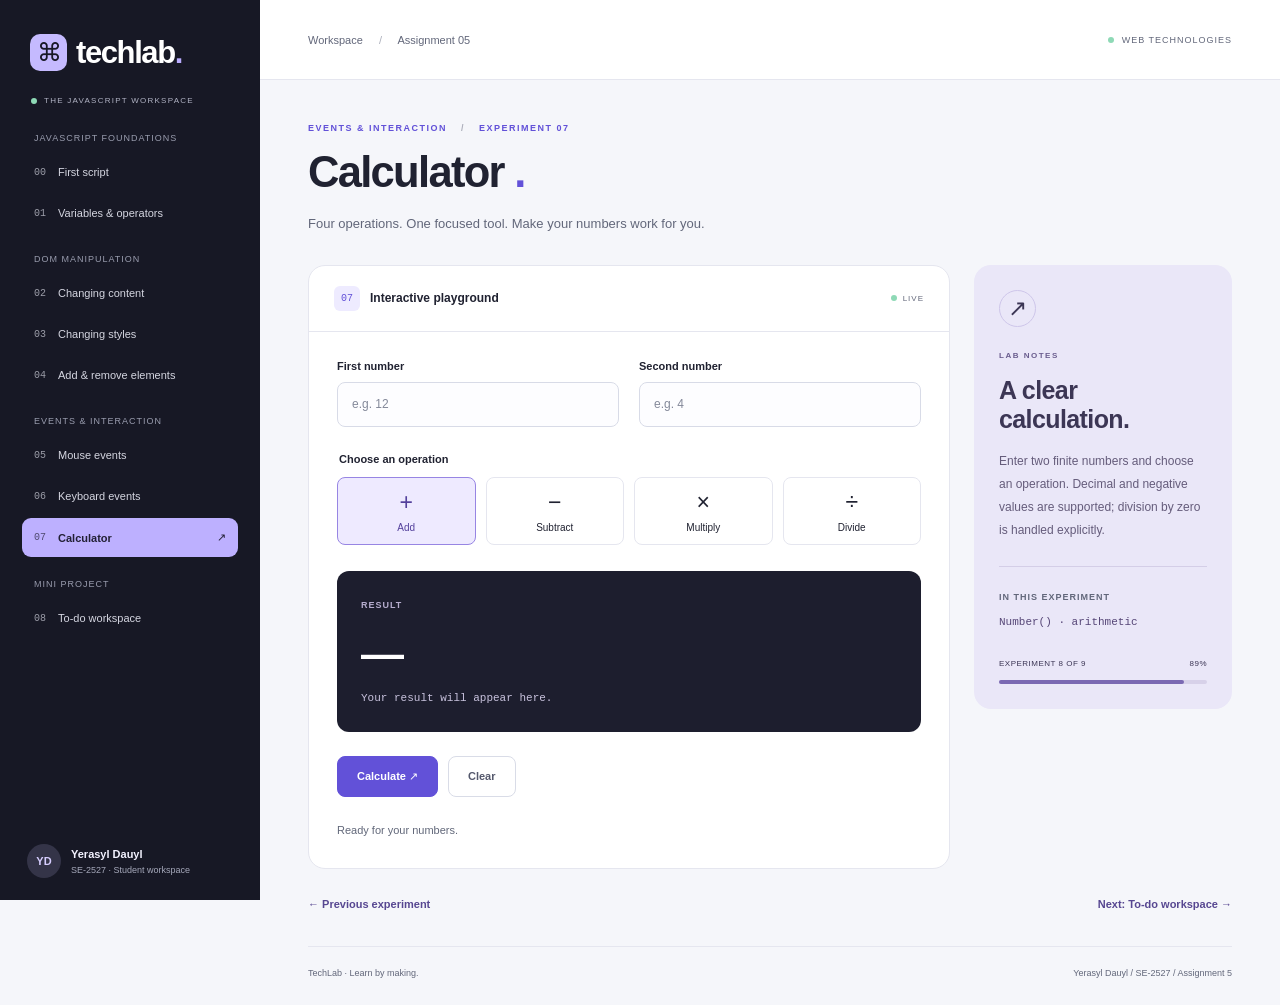
<file: task7.html>
<!doctype html>
<html lang="en">
  <head>
    <meta charset="utf-8" />
    <meta name="viewport" content="width=device-width, initial-scale=1" />
    <meta name="description" content="TechLab Assignment 5 — Calculator" />
    <title>Task 7 — Calculator | TechLab</title>
    <link rel="icon" href="favicon.svg" type="image/svg+xml" />
    <link rel="stylesheet" href="styles.css" />
    <script src="common.js" defer></script>
    <script src="task7.js" defer></script>
  </head>
  <body>
    <a class="skip-link" href="#main">Skip to content</a>
    <aside class="sidebar">
      <a class="brand" href="index.html">
        <span class="brand-icon" aria-hidden="true">⌘</span>
        techlab
        <span class="brand-dot">.</span>
      </a>
      <div class="workspace-label">
        <span class="live-dot"></span>
        THE JAVASCRIPT WORKSPACE
      </div>
      <button
        id="menu-toggle"
        class="menu-toggle"
        type="button"
        aria-controls="task-navigation"
        aria-expanded="false"
      >
        Explore tasks
        <span aria-hidden="true">☰</span>
      </button>
      <nav id="task-navigation" class="task-navigation" aria-label="Assignment tasks">
        <p class="nav-group">JavaScript foundations</p>
        <a href="index.html">
          <span class="nav-number">00</span>
          <span>First script</span>
        </a>
        <a href="task1.html">
          <span class="nav-number">01</span>
          <span>Variables & operators</span>
        </a>
        <p class="nav-group">DOM manipulation</p>
        <a href="task2.html">
          <span class="nav-number">02</span>
          <span>Changing content</span>
        </a>
        <a href="task3.html">
          <span class="nav-number">03</span>
          <span>Changing styles</span>
        </a>
        <a href="task4.html">
          <span class="nav-number">04</span>
          <span>Add & remove elements</span>
        </a>
        <p class="nav-group">Events & interaction</p>
        <a href="task5.html">
          <span class="nav-number">05</span>
          <span>Mouse events</span>
        </a>
        <a href="task6.html">
          <span class="nav-number">06</span>
          <span>Keyboard events</span>
        </a>
        <a href="task7.html" class="active" aria-current="page">
          <span class="nav-number">07</span>
          <span>Calculator</span>
          <span class="nav-arrow" aria-hidden="true">↗</span>
        </a>
        <p class="nav-group">Mini project</p>
        <a href="task8.html">
          <span class="nav-number">08</span>
          <span>To-do workspace</span>
        </a>
      </nav>
      <div class="student-card">
        <span class="avatar">YD</span>
        <div>
          <strong>Yerasyl Dauyl</strong>
          <span>SE-2527 · Student workspace</span>
        </div>
      </div>
    </aside>
    <div class="workspace">
      <header class="topbar">
        <span>
          Workspace
          <span class="breadcrumb-slash">/</span>
          Assignment 05
        </span>
        <span class="course-tag">
          <span class="live-dot"></span>
          WEB TECHNOLOGIES
        </span>
      </header>
      <main id="main">
        <div class="page-heading">
          <p class="eyebrow">
            EVENTS & INTERACTION
            <span>/</span>
            EXPERIMENT 07
          </p>
          <h1>
            Calculator
            <span>.</span>
          </h1>
          <p>Four operations. One focused tool. Make your numbers work for you.</p>
        </div>
        <div class="lab-layout">
          <section class="experiment-card" aria-labelledby="experiment-title">
            <div class="card-header">
              <div>
                <span class="experiment-marker">07</span>
                <h2 id="experiment-title">Interactive playground</h2>
              </div>
              <span class="ready-label">
                <span class="live-dot"></span>
                LIVE
              </span>
            </div>
            <div class="panel-body">
              <form id="calculator-form">
                <div class="two-columns">
                  <div>
                    <label class="field-label" for="number-a">First number</label>
                    <input
                      id="number-a"
                      type="number"
                      step="any"
                      required
                      placeholder="e.g. 12"
                    />
                  </div>
                  <div>
                    <label class="field-label" for="number-b">Second number</label>
                    <input
                      id="number-b"
                      type="number"
                      step="any"
                      required
                      placeholder="e.g. 4"
                    />
                  </div>
                </div>
                <fieldset class="operation-picker">
                  <legend>Choose an operation</legend>
                  <label>
                    <input type="radio" name="operation" value="add" checked />
                    <span>
                      <b aria-hidden="true">+</b>
                      Add
                    </span>
                  </label>
                  <label>
                    <input type="radio" name="operation" value="subtract" />
                    <span>
                      <b aria-hidden="true">−</b>
                      Subtract
                    </span>
                  </label>
                  <label>
                    <input type="radio" name="operation" value="multiply" />
                    <span>
                      <b aria-hidden="true">×</b>
                      Multiply
                    </span>
                  </label>
                  <label>
                    <input type="radio" name="operation" value="divide" />
                    <span>
                      <b aria-hidden="true">÷</b>
                      Divide
                    </span>
                  </label>
                </fieldset>
                <div class="result-box">
                  <span class="small-label">RESULT</span>
                  <output id="calculation-result" aria-live="polite">—</output>
                  <p id="calculation-detail">Your result will appear here.</p>
                </div>
                <div class="actions">
                  <button type="submit" class="button">Calculate ↗</button>
                  <button type="reset" class="button secondary">Clear</button>
                </div>
                <p id="calculator-status" class="status" role="status">
                  Ready for your numbers.
                </p>
              </form>
            </div>
          </section>
          <aside class="guide-card">
            <span class="guide-icon" aria-hidden="true">↗</span>
            <p class="eyebrow">LAB NOTES</p>
            <h2>A clear calculation.</h2>
            <p>
              Enter two finite numbers and choose an operation. Decimal and negative
              values are supported; division by zero is handled explicitly.
            </p>
            <div class="concept-box">
              <span class="small-label">IN THIS EXPERIMENT</span>
              <code>Number() · arithmetic</code>
            </div>
            <div class="step-label">
              <span>EXPERIMENT 8 OF 9</span>
              <span>89%</span>
            </div>
            <div class="progress-track">
              <span style="width: 88.88888888888889%"></span>
            </div>
          </aside>
        </div>
        <div class="page-navigation">
          <a href="task6.html">← Previous experiment</a>
          <a href="task8.html">Next: To-do workspace →</a>
        </div>
        <footer>
          <span>TechLab · Learn by making.</span>
          <span>Yerasyl Dauyl / SE-2527 / Assignment 5</span>
        </footer>
      </main>
    </div>
  </body>
</html>
</file>
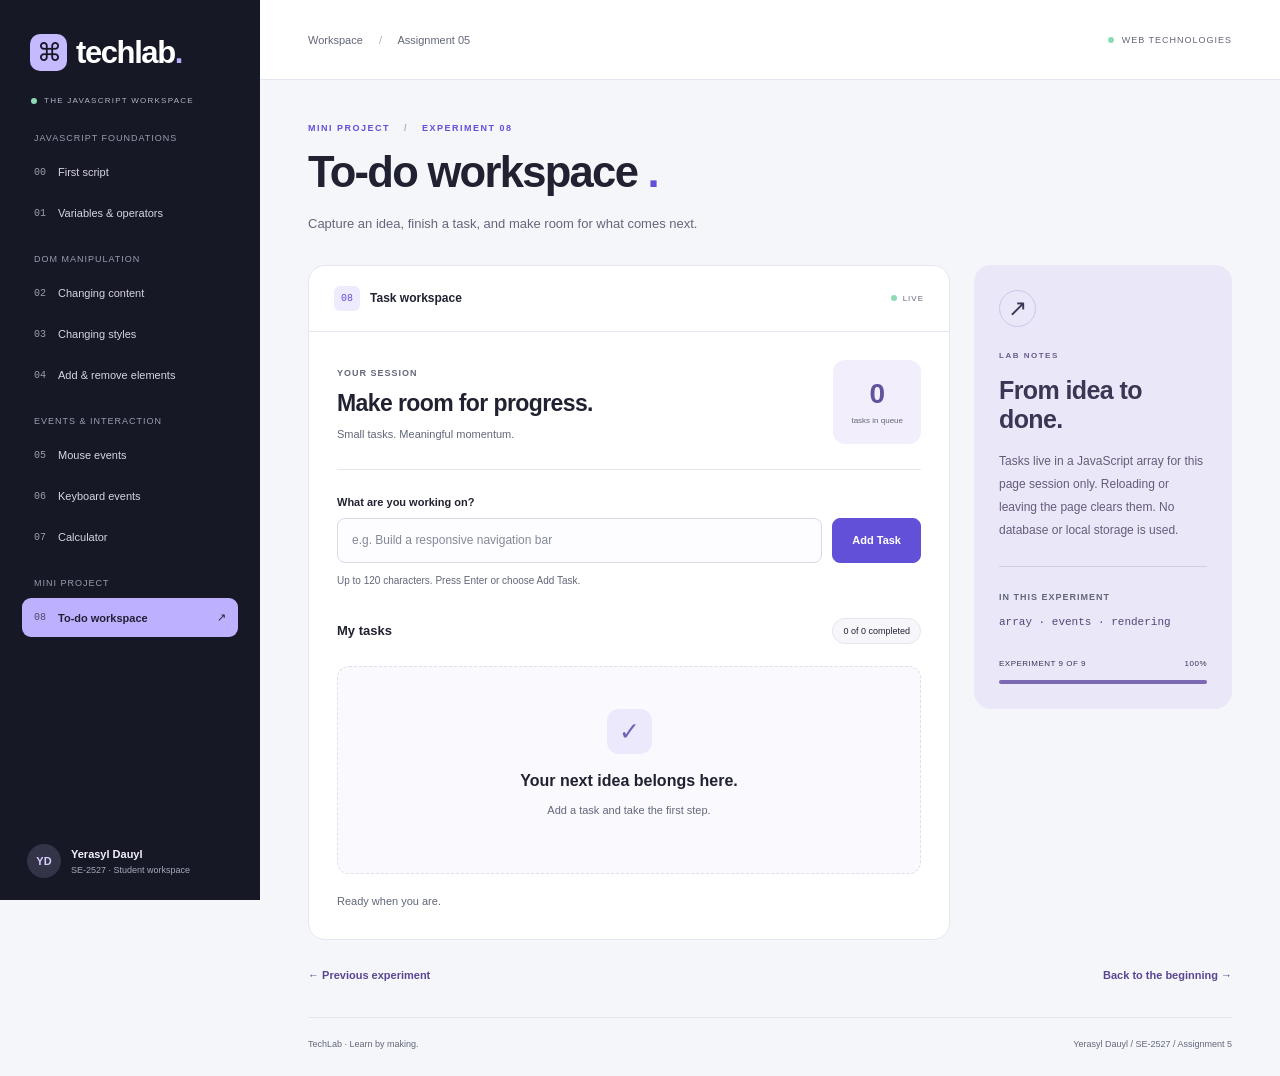
<file: task8.html>
<!doctype html>
<html lang="en">
  <head>
    <meta charset="utf-8" />
    <meta name="viewport" content="width=device-width, initial-scale=1" />
    <meta name="description" content="TechLab Assignment 5 — To-do workspace" />
    <title>Task 8 — To-do workspace | TechLab</title>
    <link rel="icon" href="favicon.svg" type="image/svg+xml" />
    <link rel="stylesheet" href="styles.css" />
    <script src="common.js" defer></script>
    <script src="task8.js" defer></script>
  </head>
  <body>
    <a class="skip-link" href="#main">Skip to content</a>
    <aside class="sidebar">
      <a class="brand" href="index.html">
        <span class="brand-icon" aria-hidden="true">⌘</span>
        techlab
        <span class="brand-dot">.</span>
      </a>
      <div class="workspace-label">
        <span class="live-dot"></span>
        THE JAVASCRIPT WORKSPACE
      </div>
      <button
        id="menu-toggle"
        class="menu-toggle"
        type="button"
        aria-controls="task-navigation"
        aria-expanded="false"
      >
        Explore tasks
        <span aria-hidden="true">☰</span>
      </button>
      <nav id="task-navigation" class="task-navigation" aria-label="Assignment tasks">
        <p class="nav-group">JavaScript foundations</p>
        <a href="index.html">
          <span class="nav-number">00</span>
          <span>First script</span>
        </a>
        <a href="task1.html">
          <span class="nav-number">01</span>
          <span>Variables & operators</span>
        </a>
        <p class="nav-group">DOM manipulation</p>
        <a href="task2.html">
          <span class="nav-number">02</span>
          <span>Changing content</span>
        </a>
        <a href="task3.html">
          <span class="nav-number">03</span>
          <span>Changing styles</span>
        </a>
        <a href="task4.html">
          <span class="nav-number">04</span>
          <span>Add & remove elements</span>
        </a>
        <p class="nav-group">Events & interaction</p>
        <a href="task5.html">
          <span class="nav-number">05</span>
          <span>Mouse events</span>
        </a>
        <a href="task6.html">
          <span class="nav-number">06</span>
          <span>Keyboard events</span>
        </a>
        <a href="task7.html">
          <span class="nav-number">07</span>
          <span>Calculator</span>
        </a>
        <p class="nav-group">Mini project</p>
        <a href="task8.html" class="active" aria-current="page">
          <span class="nav-number">08</span>
          <span>To-do workspace</span>
          <span class="nav-arrow" aria-hidden="true">↗</span>
        </a>
      </nav>
      <div class="student-card">
        <span class="avatar">YD</span>
        <div>
          <strong>Yerasyl Dauyl</strong>
          <span>SE-2527 · Student workspace</span>
        </div>
      </div>
    </aside>
    <div class="workspace">
      <header class="topbar">
        <span>
          Workspace
          <span class="breadcrumb-slash">/</span>
          Assignment 05
        </span>
        <span class="course-tag">
          <span class="live-dot"></span>
          WEB TECHNOLOGIES
        </span>
      </header>
      <main id="main">
        <div class="page-heading">
          <p class="eyebrow">
            MINI PROJECT
            <span>/</span>
            EXPERIMENT 08
          </p>
          <h1>
            To-do workspace
            <span>.</span>
          </h1>
          <p>Capture an idea, finish a task, and make room for what comes next.</p>
        </div>
        <div class="lab-layout">
          <section class="experiment-card" aria-labelledby="experiment-title">
            <div class="card-header">
              <div>
                <span class="experiment-marker">08</span>
                <h2 id="experiment-title">Task workspace</h2>
              </div>
              <span class="ready-label">
                <span class="live-dot"></span>
                LIVE
              </span>
            </div>
            <div class="panel-body">
              <div class="todo-overview">
                <div>
                  <span class="small-label">YOUR SESSION</span>
                  <h2>Make room for progress.</h2>
                  <p>Small tasks. Meaningful momentum.</p>
                </div>
                <div class="todo-total">
                  <strong id="task-total">0</strong>
                  <span>tasks in queue</span>
                </div>
              </div>
              <form id="todo-form" class="todo-entry">
                <div>
                  <label class="field-label" for="task-input">
                    What are you working on?
                  </label>
                  <input
                    id="task-input"
                    type="text"
                    maxlength="120"
                    required
                    placeholder="e.g. Build a responsive navigation bar"
                    aria-describedby="task-help"
                  />
                </div>
                <button type="submit" class="button">Add Task</button>
              </form>
              <p id="task-help" class="helper">
                Up to 120 characters. Press Enter or choose Add Task.
              </p>
              <div class="list-heading task-list-heading">
                <h3>My tasks</h3>
                <span id="task-progress" class="count-badge">0 of 0 completed</span>
              </div>
              <ul id="task-list" class="task-list" aria-label="Your tasks"></ul>
              <div id="todo-empty" class="empty-state">
                <span aria-hidden="true">✓</span>
                <h3>Your next idea belongs here.</h3>
                <p>Add a task and take the first step.</p>
              </div>
              <p id="todo-status" class="status" role="status">Ready when you are.</p>
            </div>
          </section>
          <aside class="guide-card">
            <span class="guide-icon" aria-hidden="true">↗</span>
            <p class="eyebrow">LAB NOTES</p>
            <h2>From idea to done.</h2>
            <p>
              Tasks live in a JavaScript array for this page session only. Reloading or
              leaving the page clears them. No database or local storage is used.
            </p>
            <div class="concept-box">
              <span class="small-label">IN THIS EXPERIMENT</span>
              <code>array · events · rendering</code>
            </div>
            <div class="step-label">
              <span>EXPERIMENT 9 OF 9</span>
              <span>100%</span>
            </div>
            <div class="progress-track"><span style="width: 100%"></span></div>
          </aside>
        </div>
        <div class="page-navigation">
          <a href="task7.html">← Previous experiment</a>
          <a href="index.html">Back to the beginning →</a>
        </div>
        <footer>
          <span>TechLab · Learn by making.</span>
          <span>Yerasyl Dauyl / SE-2527 / Assignment 5</span>
        </footer>
      </main>
    </div>
  </body>
</html>
</file>
<file: styles.css>
:root {
  --ink: #202231;
  --muted: #62677a;
  --violet: #6251d8;
  --paper: #f5f6fa;
  --line: #e5e6ef;
  --lavender: #eeebff;
  --dark: #171825;
  --mint: #c8f3df;
  font-family: Arial, Helvetica, sans-serif;
  color: var(--ink);
  background: var(--paper);
  font-synthesis: none;
}
* {
  box-sizing: border-box;
}
body {
  margin: 0;
  font-size: 14px;
}
button,
input {
  font: inherit;
}
button,
a,
input {
  touch-action: manipulation;
}
button {
  cursor: pointer;
}
button:disabled {
  cursor: not-allowed;
  opacity: 0.5;
}
a {
  color: inherit;
  text-decoration: none;
}
button:focus-visible,
a:focus-visible,
input:focus-visible,
[tabindex]:focus-visible {
  outline: 3px solid #8f7cff;
  outline-offset: 4px;
}
.sidebar {
  position: fixed;
  inset: 0 auto 0 0;
  width: 260px;
  background: var(--dark);
  color: #d5d6e1;
  padding: 34px 22px 20px;
  display: flex;
  flex-direction: column;
  overflow: auto;
}
.brand {
  display: flex;
  align-items: center;
  font-size: 31px;
  font-weight: 800;
  letter-spacing: -1.4px;
  color: white;
  padding-left: 8px;
}
.brand-icon {
  font-size: 25px;
  display: grid;
  place-items: center;
  width: 37px;
  height: 37px;
  border-radius: 10px;
  background: #c5baff;
  color: var(--dark);
  margin-right: 9px;
}
.brand-dot {
  color: #b9acff;
}
.workspace-label {
  font-size: 8px;
  letter-spacing: 1.25px;
  margin: 25px 0 28px 9px;
  color: #b1b3c4;
  display: flex;
  gap: 7px;
  align-items: center;
}
.live-dot {
  display: inline-block;
  width: 6px;
  height: 6px;
  background: #8ed9b6;
  border-radius: 50%;
  flex-shrink: 0;
}
.task-navigation {
  display: block;
}
.nav-group {
  font-size: 9px;
  color: #9a9daf;
  letter-spacing: 1px;
  text-transform: uppercase;
  margin: 22px 12px 10px;
}
.nav-group:first-child {
  margin-top: 0;
}
.task-navigation a {
  display: flex;
  align-items: center;
  gap: 12px;
  padding: 13px 12px;
  margin: 3px 0;
  font-size: 11px;
  border-radius: 9px;
}
.task-navigation a:hover {
  background: #26283b;
}
.task-navigation a.active {
  background: #bdb0ff;
  color: #222035;
  font-weight: 700;
}
.nav-number {
  font:
    10px Consolas,
    monospace;
  opacity: 0.7;
}
.nav-arrow {
  margin-left: auto;
}
.student-card {
  margin-top: auto;
  padding: 26px 5px 2px;
  display: flex;
  align-items: center;
  gap: 10px;
}
.avatar {
  width: 34px;
  height: 34px;
  border-radius: 50%;
  display: grid;
  place-items: center;
  background: #343448;
  color: #d7ceff;
  font-size: 11px;
  font-weight: bold;
}
.student-card strong {
  display: block;
  font-size: 11px;
  color: #f3f2ff;
}
.student-card div > span {
  display: block;
  font-size: 9px;
  color: #a6a9bb;
  margin-top: 5px;
}
.workspace {
  margin-left: 260px;
}
.topbar {
  height: 80px;
  display: flex;
  align-items: center;
  justify-content: space-between;
  padding: 0 48px;
  border-bottom: 1px solid var(--line);
  background: #fff;
  font-size: 11px;
  color: var(--muted);
}
.breadcrumb-slash {
  margin: 0 13px;
  color: #adb0bc;
}
.course-tag {
  display: flex;
  align-items: center;
  gap: 8px;
  font-size: 9px;
  letter-spacing: 1px;
}
main {
  max-width: 1450px;
  margin: auto;
  padding: 0 48px;
}
.page-heading {
  padding: 43px 0 30px;
}
.eyebrow {
  font-size: 9px;
  letter-spacing: 1.5px;
  font-weight: 700;
  color: var(--violet);
  margin: 0 0 16px;
}
.eyebrow > span {
  margin: 0 10px;
  color: #aaacb9;
}
h1 {
  font-size: clamp(29px, 3.4vw, 46px);
  letter-spacing: -1.7px;
  line-height: 1.1;
  margin: 0 0 16px;
  font-weight: 750;
}
h1 > span {
  color: var(--violet);
}
.page-heading > p:last-child {
  color: var(--muted);
  line-height: 1.7;
  font-size: 13px;
  margin: 0;
}
.lab-layout {
  display: grid;
  grid-template-columns: minmax(0, 1fr) 258px;
  gap: 24px;
  align-items: start;
}
.experiment-card {
  min-width: 0;
  background: white;
  border: 1px solid var(--line);
  border-radius: 17px;
  overflow: hidden;
}
.card-header {
  display: flex;
  align-items: center;
  justify-content: space-between;
  padding: 20px 25px;
  border-bottom: 1px solid var(--line);
}
.card-header > div {
  display: flex;
  align-items: center;
  gap: 10px;
}
.experiment-marker {
  font:
    10px Consolas,
    monospace;
  background: var(--lavender);
  padding: 7px;
  border-radius: 6px;
  color: var(--violet);
}
.card-header h2 {
  font-size: 12px;
  margin: 0;
}
.ready-label {
  display: flex;
  align-items: center;
  gap: 6px;
  font-size: 8px;
  color: var(--muted);
  letter-spacing: 1px;
}
.panel-body {
  padding: 28px;
}
.panel-body > h2 {
  font-size: 27px;
  letter-spacing: -0.9px;
  margin: 5px 0 9px;
}
.panel-description {
  color: var(--muted);
  font-size: 12px;
}
.guide-card {
  border-radius: 17px;
  background: #eae7f8;
  padding: 25px;
  color: #3c3655;
}
.guide-icon {
  width: 37px;
  height: 37px;
  display: grid;
  place-items: center;
  border: 1px solid #cec6ea;
  border-radius: 50%;
  font-size: 23px;
  margin-bottom: 24px;
}
.guide-card .eyebrow {
  color: #6a5d8e;
  font-size: 8px;
}
.guide-card h2 {
  font-size: 25px;
  line-height: 1.15;
  letter-spacing: -0.6px;
  margin: 0 0 17px;
}
.guide-card > p:not(.eyebrow) {
  font-size: 12px;
  line-height: 1.9;
  color: #655c7b;
}
.concept-box {
  border-top: 1px solid #d4cee7;
  margin-top: 24px;
  padding-top: 20px;
}
.small-label {
  font-size: 9px;
  letter-spacing: 1px;
  font-weight: 700;
  color: var(--muted);
}
.concept-box code {
  display: block;
  font-size: 11px;
  line-height: 1.8;
  color: #564677;
  margin-top: 10px;
  overflow-wrap: anywhere;
}
.step-label {
  display: flex;
  justify-content: space-between;
  font-size: 8px;
  letter-spacing: 0.5px;
  margin-top: 27px;
}
.progress-track {
  height: 4px;
  background: #d7d1e9;
  border-radius: 10px;
  margin-top: 12px;
}
.progress-track > span {
  display: block;
  height: 100%;
  border-radius: 10px;
  background: #7b69b3;
}
.actions {
  display: flex;
  gap: 10px;
  flex-wrap: wrap;
  margin: 24px 0;
}
.button {
  background: var(--violet);
  color: #fff;
  border: 1px solid var(--violet);
  padding: 12px 19px;
  border-radius: 8px;
  font-size: 11px;
  font-weight: 700;
  min-height: 41px;
}
.button:hover {
  background: #4e3fc1;
}
.button.secondary {
  background: #fff;
  color: #54586c;
  border-color: #d9dce7;
}
.button.secondary:hover {
  background: #f3f1fb;
}
.status {
  font-size: 11px;
  color: #616779;
  line-height: 1.7;
  min-height: 19px;
  margin: 18px 0 0;
}
.status.error {
  color: #a32642;
}
.terminal {
  margin-top: 26px;
  border-radius: 11px;
  overflow: hidden;
  background: #1d1e2e;
  color: #c5efda;
}
.terminal-bar {
  border-bottom: 1px solid #333547;
  display: flex;
  gap: 18px;
  align-items: center;
  padding: 12px 16px;
  font:
    9px Consolas,
    monospace;
  color: #a6a9bd;
}
.terminal-dots {
  letter-spacing: 3px;
  color: #b19fe2;
}
.terminal pre {
  font:
    12px/1.9 Consolas,
    monospace;
  margin: 0;
  padding: 18px;
  white-space: pre-wrap;
  overflow-wrap: anywhere;
}
.welcome-art {
  height: 175px;
  position: relative;
  background: radial-gradient(#cdc7e9 1px, transparent 1px);
  background-size: 17px 17px;
  border-radius: 12px;
  overflow: hidden;
  margin-bottom: 26px;
}
.code-cube {
  position: absolute;
  left: calc(50% - 45px);
  top: 42px;
  background: #c5b7ff;
  color: #373054;
  width: 90px;
  height: 90px;
  border-radius: 20px;
  font: bold 45px Arial;
  display: grid;
  place-items: center;
  transform: rotate(-11deg);
  box-shadow: 9px 10px 0 #eee9fd;
}
.orbit {
  position: absolute;
  width: 260px;
  height: 100px;
  border: 1px solid #cec6ef;
  border-radius: 50%;
  left: calc(50% - 130px);
  top: 39px;
  transform: rotate(-25deg);
}
.orbit-two {
  transform: rotate(25deg);
}
.floating-tag {
  position: absolute;
  padding: 8px 10px;
  border: 1px solid #ddd7f0;
  border-radius: 7px;
  background: #fff;
  font:
    10px Consolas,
    monospace;
  color: #6c6091;
}
.tag-one {
  left: 10%;
  top: 29px;
}
.tag-two {
  right: 7%;
  bottom: 22px;
}
.data-cards {
  display: grid;
  grid-template-columns: repeat(3, 1fr);
  gap: 12px;
}
.data-cards > div {
  border: 1px solid var(--line);
  border-radius: 12px;
  background: #faf9fe;
  padding: 20px 15px;
  min-width: 0;
}
.type-label {
  font-size: 8px;
  letter-spacing: 1px;
  color: var(--violet);
  font-weight: bold;
}
.data-cards strong {
  display: block;
  font-size: 23px;
  letter-spacing: -0.5px;
  margin: 22px 0 15px;
}
.data-cards strong small {
  font-size: 13px;
  color: #8e87a6;
}
.data-cards code {
  font-size: 9px;
  overflow-wrap: anywhere;
  color: var(--muted);
}
.preview-label {
  display: flex;
  align-items: center;
  gap: 7px;
  font-size: 9px;
  letter-spacing: 1px;
  margin: 3px 0 18px;
}
.announcement {
  border-radius: 12px;
  background: #f0edf9;
  padding: 34px;
  min-height: 245px;
  display: flex;
  flex-direction: column;
  align-items: flex-start;
}
.large-icon {
  font-size: 35px;
  color: #6b55b6;
}
.announcement p {
  font-size: 25px;
  letter-spacing: -0.6px;
  line-height: 1.4;
  margin: 20px 0 26px;
  max-width: 470px;
}
.announcement .small-label {
  margin-top: auto;
}
.style-block {
  background: #eeebff;
  padding: 30px;
  border-radius: 12px;
  min-height: 250px;
  display: flex;
  flex-direction: column;
  justify-content: space-between;
  gap: 15px;
}
.style-block p {
  font-size: 28px;
  font-weight: 700;
  letter-spacing: -1px;
  line-height: 1.2;
  margin: 0;
}
.style-block > span:last-child {
  font-size: 32px;
  align-self: flex-end;
}
.list-heading {
  display: flex;
  justify-content: space-between;
  align-items: center;
  gap: 15px;
}
.list-heading h2 {
  font-size: 19px;
  margin: 0;
}
.list-heading h3 {
  font-size: 13px;
  margin: 0;
}
.count-badge {
  border: 1px solid var(--line);
  background: #f7f7fb;
  border-radius: 20px;
  padding: 7px 10px;
  font-size: 9px;
  white-space: nowrap;
}
.item-list,
.task-list {
  list-style: none;
  padding: 0;
  margin: 20px 0 0;
}
.item-list li {
  display: flex;
  align-items: center;
  gap: 12px;
  padding: 16px;
  margin: 8px 0;
  border: 1px solid var(--line);
  border-radius: 9px;
  background: #faf9fd;
}
.item-list li::before {
  content: "↗";
  color: var(--violet);
}
.empty-state {
  text-align: center;
  padding: 42px 10px;
  background: #fafafe;
  border: 1px dashed #dddfeb;
  border-radius: 12px;
  margin-top: 22px;
}
.empty-state > span {
  display: inline-grid;
  place-items: center;
  width: 45px;
  height: 45px;
  background: #ede9fd;
  color: #7160b5;
  border-radius: 12px;
  font-size: 25px;
}
.empty-state h3 {
  font-size: 16px;
  margin: 18px 0 8px;
}
.empty-state p {
  font-size: 11px;
  color: var(--muted);
  line-height: 1.7;
}
.mouse-box {
  background: #eeebff;
  min-height: 310px;
  border-radius: 14px;
  text-align: center;
  padding: 45px 20px;
  display: flex;
  align-items: center;
  justify-content: center;
  flex-direction: column;
  transition: background-color 0.15s;
}
.pointer-symbol {
  font-size: 66px;
  color: #6251a6;
  margin-bottom: 22px;
}
.mouse-box h2 {
  font-size: 26px;
  letter-spacing: -0.8px;
  margin: 0 0 12px;
}
.mouse-box p {
  color: #53576a;
  font-size: 12px;
  line-height: 1.7;
}
.interaction-pill {
  border: 1px solid #a9a1ca;
  border-radius: 20px;
  font-size: 8px;
  letter-spacing: 1px;
  padding: 8px 11px;
  margin-top: 18px;
}
.field-label {
  display: block;
  font-size: 11px;
  font-weight: 700;
  margin-bottom: 10px;
}
input[type="text"],
input[type="number"] {
  display: block;
  width: 100%;
  padding: 14px;
  border: 1px solid #d8dbe7;
  border-radius: 8px;
  background: #fdfdff;
  min-height: 45px;
  color: var(--ink);
  font-size: 12px;
}
input::placeholder {
  color: #84899a;
}
input:focus {
  border-color: #8c7be4;
}
.helper {
  font-size: 10px;
  color: var(--muted);
  line-height: 1.8;
  margin: 9px 0 0;
}
.live-preview {
  background: #f7f5fd;
  border: 1px solid #e4dfef;
  border-radius: 12px;
  margin-top: 30px;
  padding: 24px;
  min-height: 190px;
}
.live-preview p {
  font-size: 24px;
  line-height: 1.5;
  letter-spacing: -0.4px;
  overflow-wrap: anywhere;
  white-space: pre-wrap;
}
.two-columns {
  display: grid;
  grid-template-columns: 1fr 1fr;
  gap: 20px;
}
.operation-picker {
  border: 0;
  padding: 0;
  margin: 26px 0;
  display: grid;
  grid-template-columns: repeat(4, 1fr);
  gap: 10px;
}
.operation-picker legend {
  font-size: 11px;
  font-weight: bold;
  margin-bottom: 12px;
}
.operation-picker label {
  position: relative;
  cursor: pointer;
}
.operation-picker input {
  position: absolute;
  opacity: 0;
  width: 100%;
  height: 100%;
  margin: 0;
}
.operation-picker label > span {
  display: flex;
  flex-direction: column;
  gap: 6px;
  align-items: center;
  border: 1px solid var(--line);
  border-radius: 8px;
  padding: 11px 5px;
  font-size: 10px;
}
.operation-picker b {
  font-size: 23px;
  font-weight: 400;
}
.operation-picker input:checked + span {
  background: #eeeaff;
  border-color: #9785e3;
  color: #53409c;
}
.operation-picker input:focus-visible + span {
  outline: 3px solid #8f7cff;
  outline-offset: 3px;
}
.result-box {
  background: #1d1e2e;
  color: white;
  padding: 24px;
  border-radius: 12px;
}
.result-box .small-label {
  color: #b6adce;
}
.result-box output {
  display: block;
  font-size: 43px;
  font-weight: bold;
  margin: 18px 0 12px;
  overflow-wrap: anywhere;
}
.result-box p {
  font:
    11px/1.6 Consolas,
    monospace;
  color: #c9c3de;
  margin: 0;
  overflow-wrap: anywhere;
}
.todo-overview {
  display: flex;
  align-items: center;
  justify-content: space-between;
  gap: 15px;
  border-bottom: 1px solid var(--line);
  padding-bottom: 25px;
  margin-bottom: 26px;
}
.todo-overview h2 {
  font-size: 23px;
  letter-spacing: -0.6px;
  margin: 11px 0;
}
.todo-overview p {
  font-size: 11px;
  color: var(--muted);
  margin: 0;
}
.todo-total {
  flex-shrink: 0;
  text-align: center;
  border-radius: 12px;
  background: #f2eefc;
  padding: 18px;
}
.todo-total strong {
  display: block;
  font-size: 28px;
  color: #62539d;
}
.todo-total > span {
  font-size: 8px;
  color: var(--muted);
}
.todo-entry {
  display: flex;
  align-items: end;
  gap: 10px;
}
.todo-entry > div {
  flex: 1;
  min-width: 0;
}
.todo-entry button {
  min-height: 45px;
  white-space: nowrap;
}
.task-list-heading {
  margin-top: 28px;
}
.task-list li {
  display: flex;
  align-items: center;
  justify-content: space-between;
  gap: 14px;
  border: 1px solid var(--line);
  padding: 14px;
  border-radius: 9px;
  margin-bottom: 10px;
}
.task-list label {
  display: flex;
  align-items: center;
  gap: 12px;
  min-width: 0;
  flex: 1;
  cursor: pointer;
}
.task-list input {
  width: 17px;
  height: 17px;
  flex-shrink: 0;
  accent-color: var(--violet);
}
.task-list label span {
  font-size: 12px;
  line-height: 1.6;
  overflow-wrap: anywhere;
  min-width: 0;
}
.task-list li.completed {
  background: #f6faf7;
}
.task-list li.completed label span {
  text-decoration: line-through;
  color: #6a776f;
}
.delete-task {
  border: 0;
  background: #f9edf0;
  color: #9a3b50;
  border-radius: 6px;
  padding: 8px 10px;
  font-size: 10px;
  flex-shrink: 0;
}
.delete-task:hover {
  background: #f2dbe2;
}
.page-navigation {
  display: flex;
  justify-content: space-between;
  gap: 20px;
  font-size: 11px;
  padding: 29px 0 36px;
}
.page-navigation > a {
  font-weight: 700;
  color: #574791;
}
.page-navigation > span {
  color: var(--muted);
}
footer {
  display: flex;
  justify-content: space-between;
  gap: 16px;
  border-top: 1px solid var(--line);
  padding: 21px 0 27px;
  font-size: 9px;
  color: var(--muted);
}
.menu-toggle {
  display: none;
}
.skip-link {
  position: fixed;
  top: -100px;
  left: 10px;
  background: white;
  color: var(--ink);
  padding: 12px;
  z-index: 100;
}
.skip-link:focus {
  top: 10px;
}
[hidden] {
  display: none !important;
}
@media (min-width: 1500px) {
  main {
    padding: 0 70px;
  }
  .topbar {
    padding: 0 70px;
  }
  .lab-layout {
    grid-template-columns: minmax(0, 1fr) 290px;
  }
  .panel-body {
    padding: 36px;
  }
  .guide-card {
    padding: 30px;
  }
}
@media (max-width: 1199px) {
  .sidebar {
    width: 230px;
    padding-left: 15px;
    padding-right: 15px;
  }
  .workspace {
    margin-left: 230px;
  }
  .topbar {
    padding: 0 28px;
  }
  main {
    padding: 0 28px;
  }
  .lab-layout {
    grid-template-columns: minmax(0, 1fr);
  }
  .guide-card {
    display: none;
  }
  .data-cards code {
    font-size: 10px;
  }
}
@media (max-width: 767px) {
  .sidebar {
    position: relative;
    width: 100%;
    padding: 18px 20px;
    overflow: visible;
  }
  .brand {
    font-size: 27px;
    padding: 0;
  }
  .brand-icon {
    width: 31px;
    height: 31px;
    font-size: 22px;
  }
  .workspace-label,
  .student-card {
    display: none;
  }
  .menu-toggle {
    display: flex;
    align-items: center;
    gap: 13px;
    position: absolute;
    right: 20px;
    top: 24px;
    border: 0;
    background: none;
    color: #ddd7f5;
    font-size: 10px;
  }
  .task-navigation {
    display: none;
    padding-top: 24px;
  }
  .task-navigation.open {
    display: block;
  }
  .workspace {
    margin: 0;
  }
  .topbar {
    height: 57px;
    padding: 0 22px;
    font-size: 10px;
  }
  .course-tag {
    font-size: 7px;
    letter-spacing: 0.4px;
  }
  main {
    padding: 0 20px;
  }
  .page-heading {
    padding: 29px 0 24px;
  }
  h1 {
    font-size: 32px;
    letter-spacing: -1.1px;
  }
  .page-heading > p:last-child {
    font-size: 12px;
  }
  .card-header {
    padding: 17px;
  }
  .panel-body {
    padding: 20px;
  }
  .eyebrow {
    font-size: 8px;
    letter-spacing: 1px;
  }
  .page-navigation {
    font-size: 10px;
    line-height: 1.6;
  }
  footer {
    flex-direction: column;
    gap: 9px;
  }
  .guide-card {
    display: block;
    padding: 22px;
  }
  .guide-card h2 {
    font-size: 22px;
  }
  .guide-icon {
    display: none;
  }
  .guide-card .concept-box {
    margin-top: 16px;
    padding-top: 15px;
  }
  .guide-card .step-label,
  .guide-card .progress-track {
    display: none;
  }
  .data-cards {
    gap: 7px;
  }
  .data-cards > div {
    padding: 15px 9px;
  }
  .data-cards strong {
    font-size: 20px;
  }
  .type-label {
    font-size: 7px;
  }
  .data-cards code {
    font-size: 8px;
  }
  .announcement {
    padding: 24px;
  }
  .announcement p {
    font-size: 22px;
  }
  .todo-overview {
    gap: 10px;
  }
  .todo-overview h2 {
    font-size: 20px;
  }
  .todo-total {
    padding: 14px 10px;
  }
  .todo-entry {
    flex-wrap: wrap;
  }
  .todo-entry > div {
    flex-basis: 100%;
  }
  .two-columns {
    gap: 12px;
  }
  .operation-picker {
    gap: 6px;
  }
  .floating-tag {
    font-size: 8px;
  }
  .tag-one {
    left: 3%;
  }
  .tag-two {
    right: 1%;
  }
  .button {
    padding: 12px 14px;
  }
  .style-block {
    padding: 23px;
  }
  .task-list li {
    gap: 8px;
    padding: 11px;
  }
}
@media (prefers-reduced-motion: reduce) {
  * {
    transition: none !important;
  }
}
</file>
